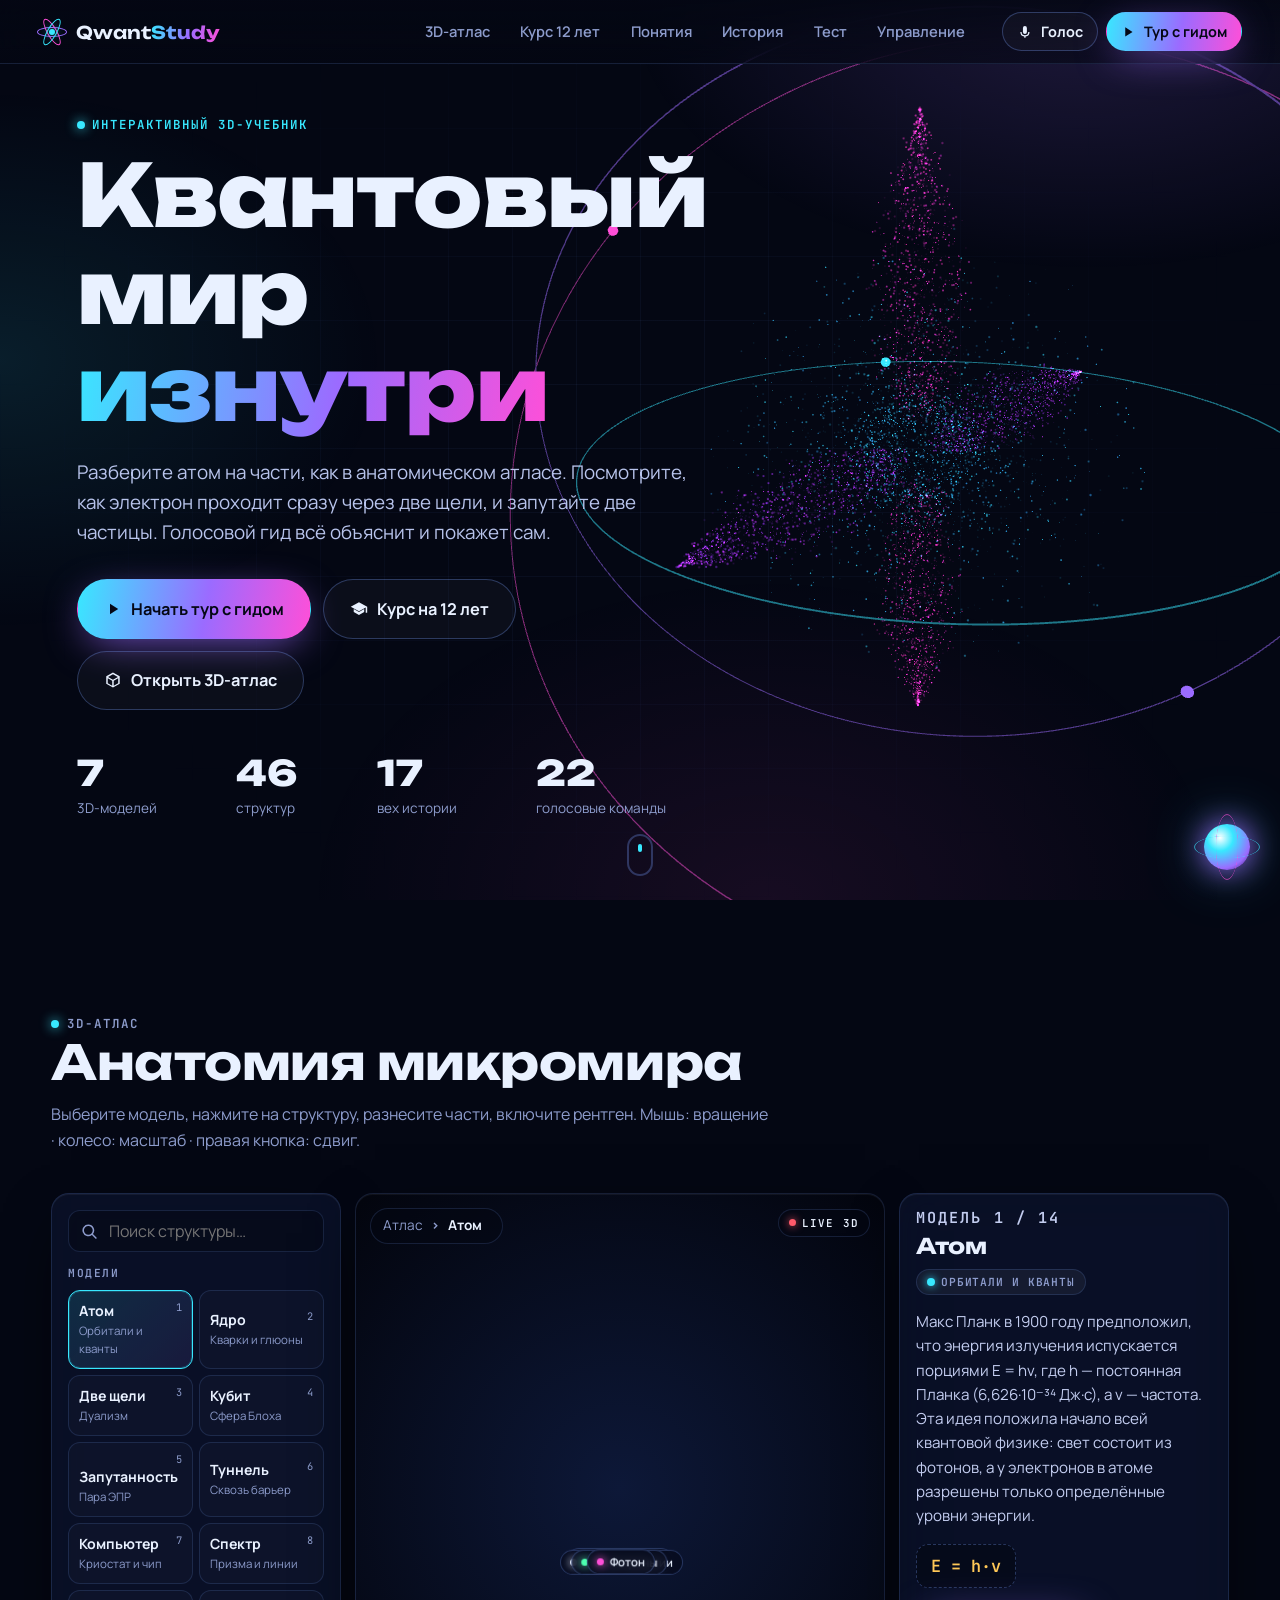
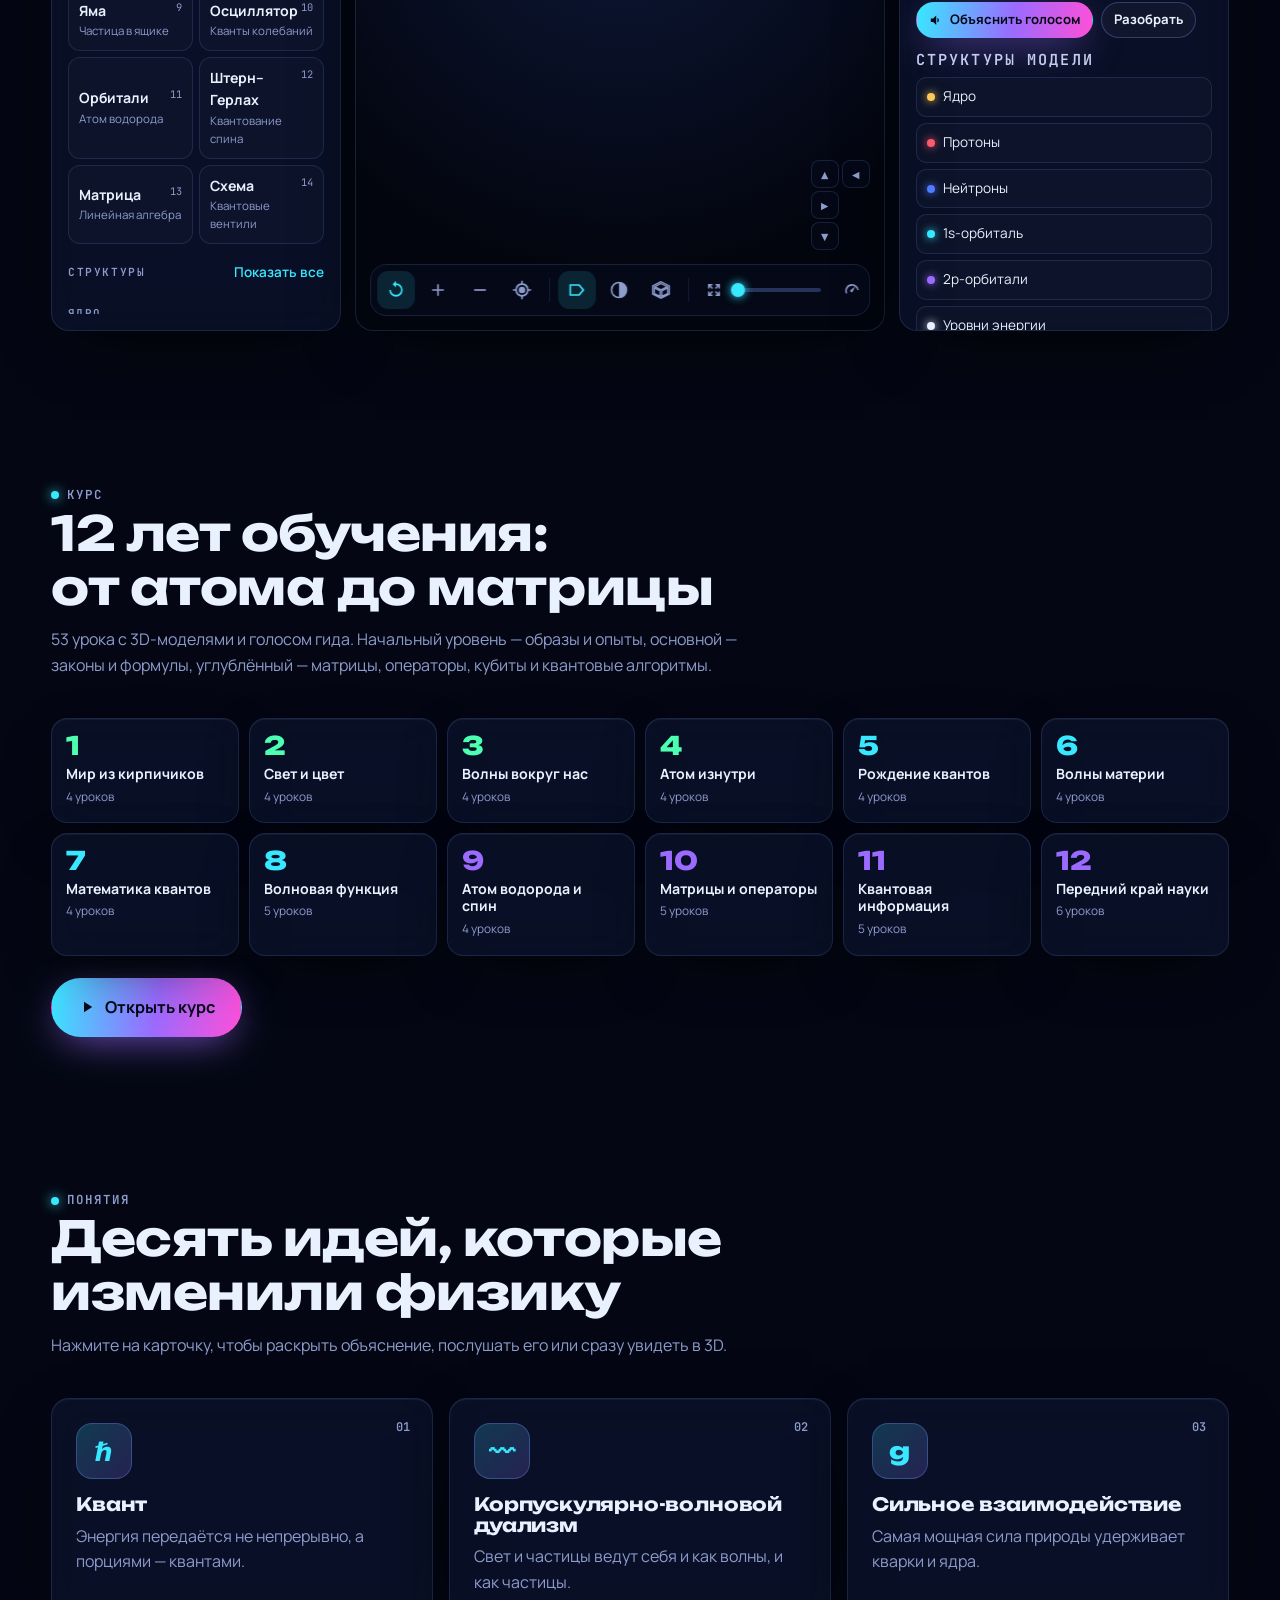
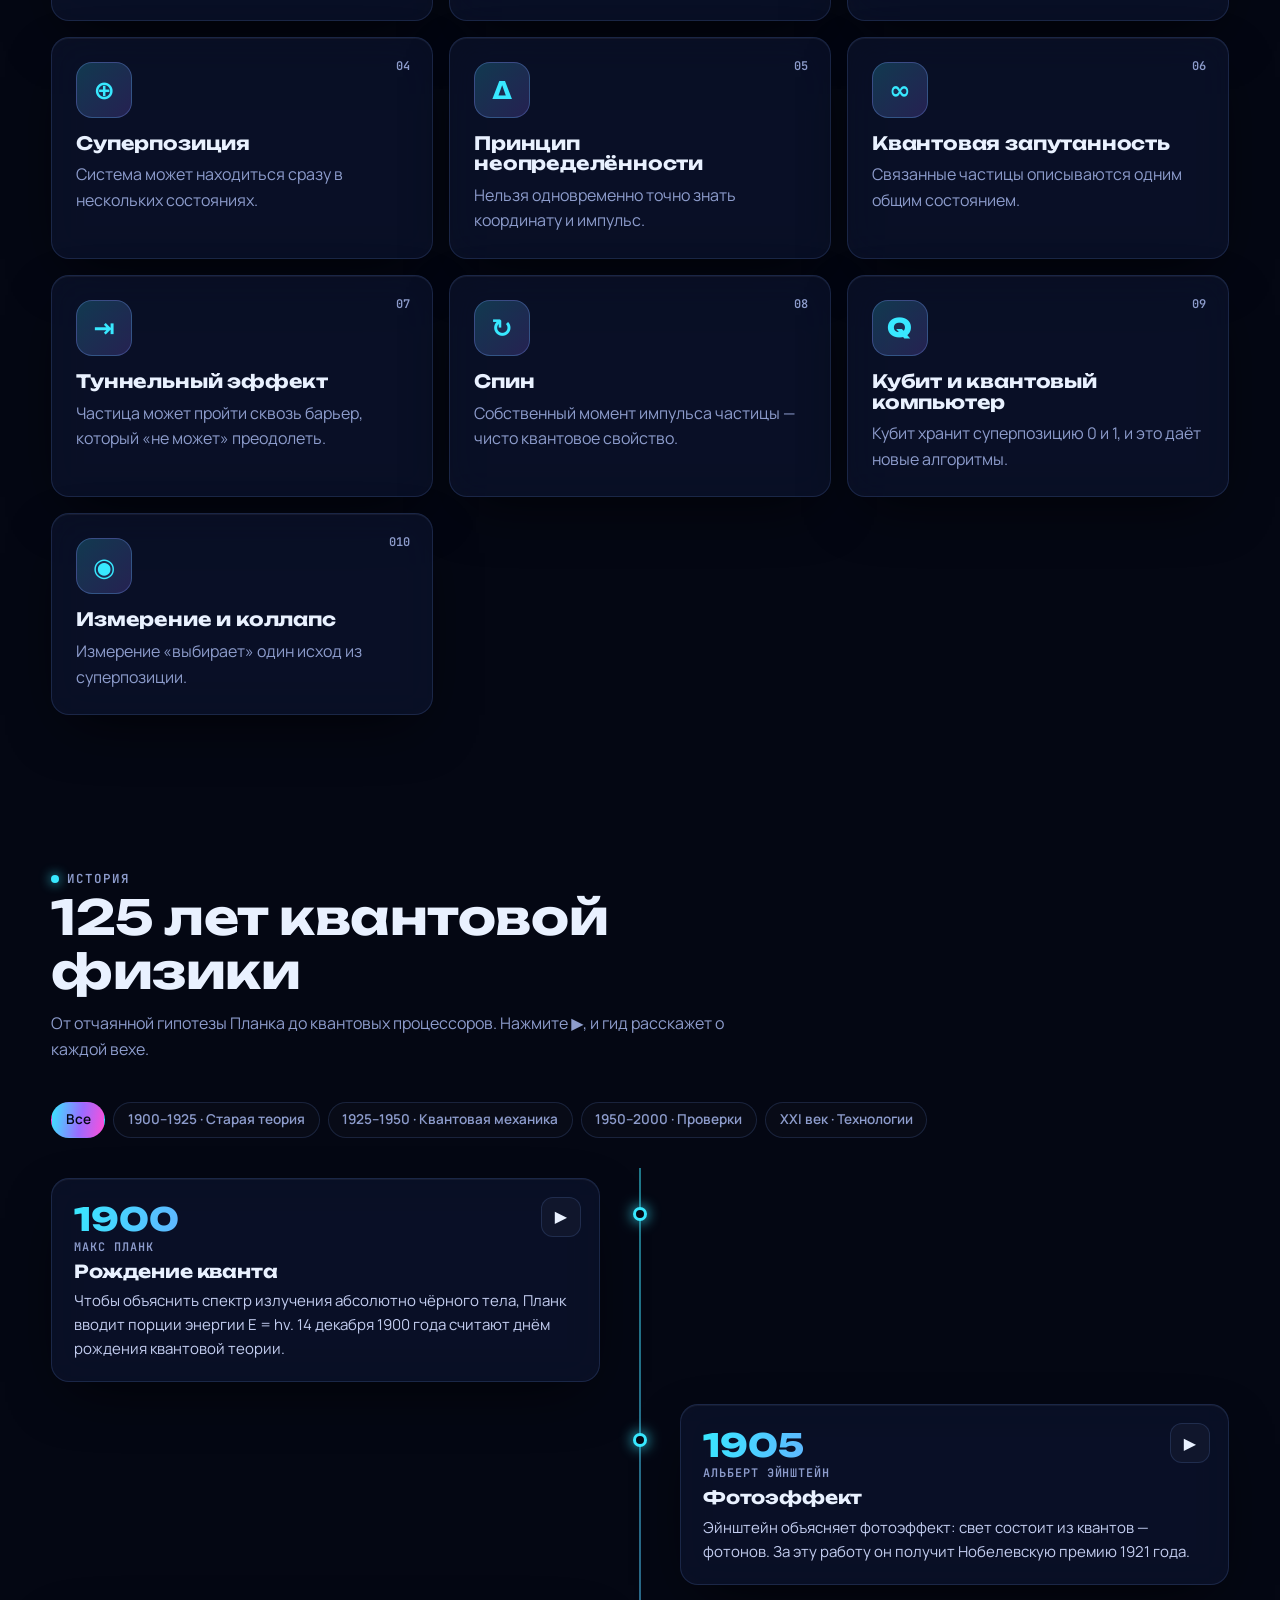
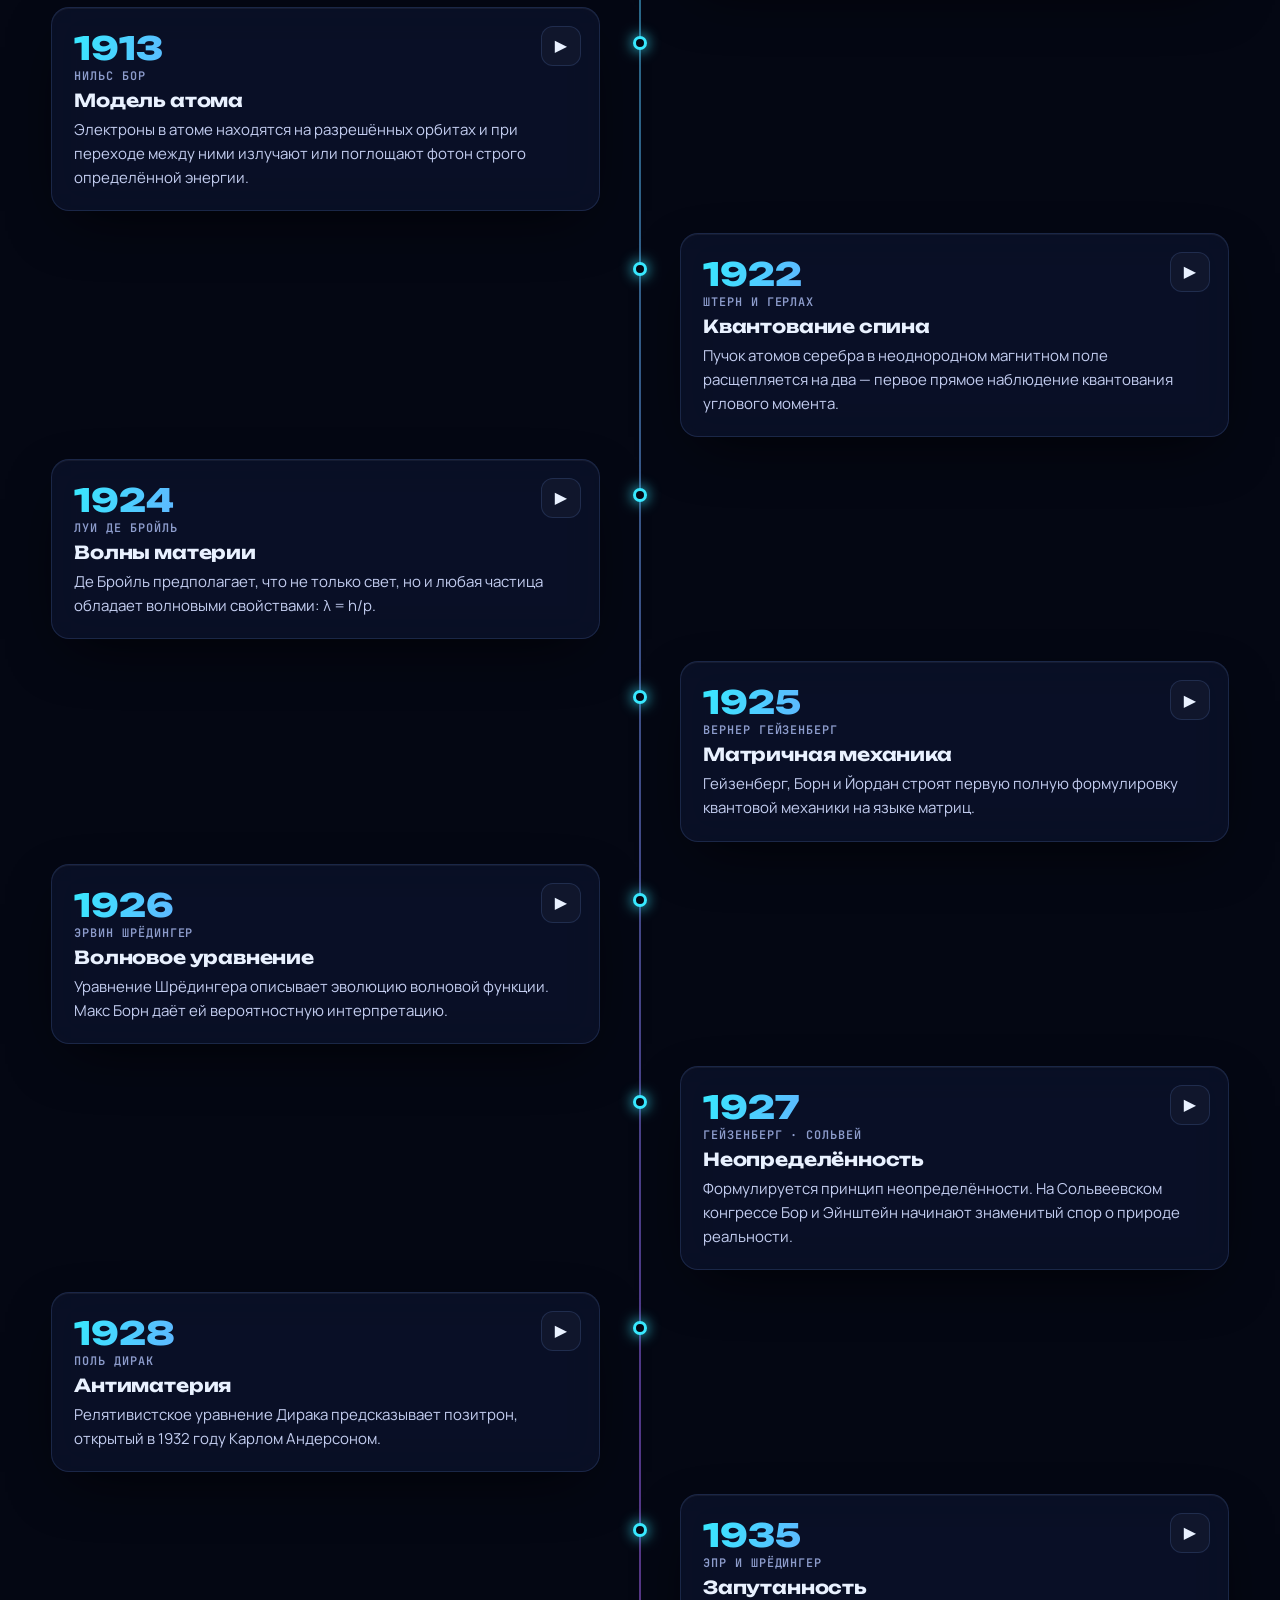
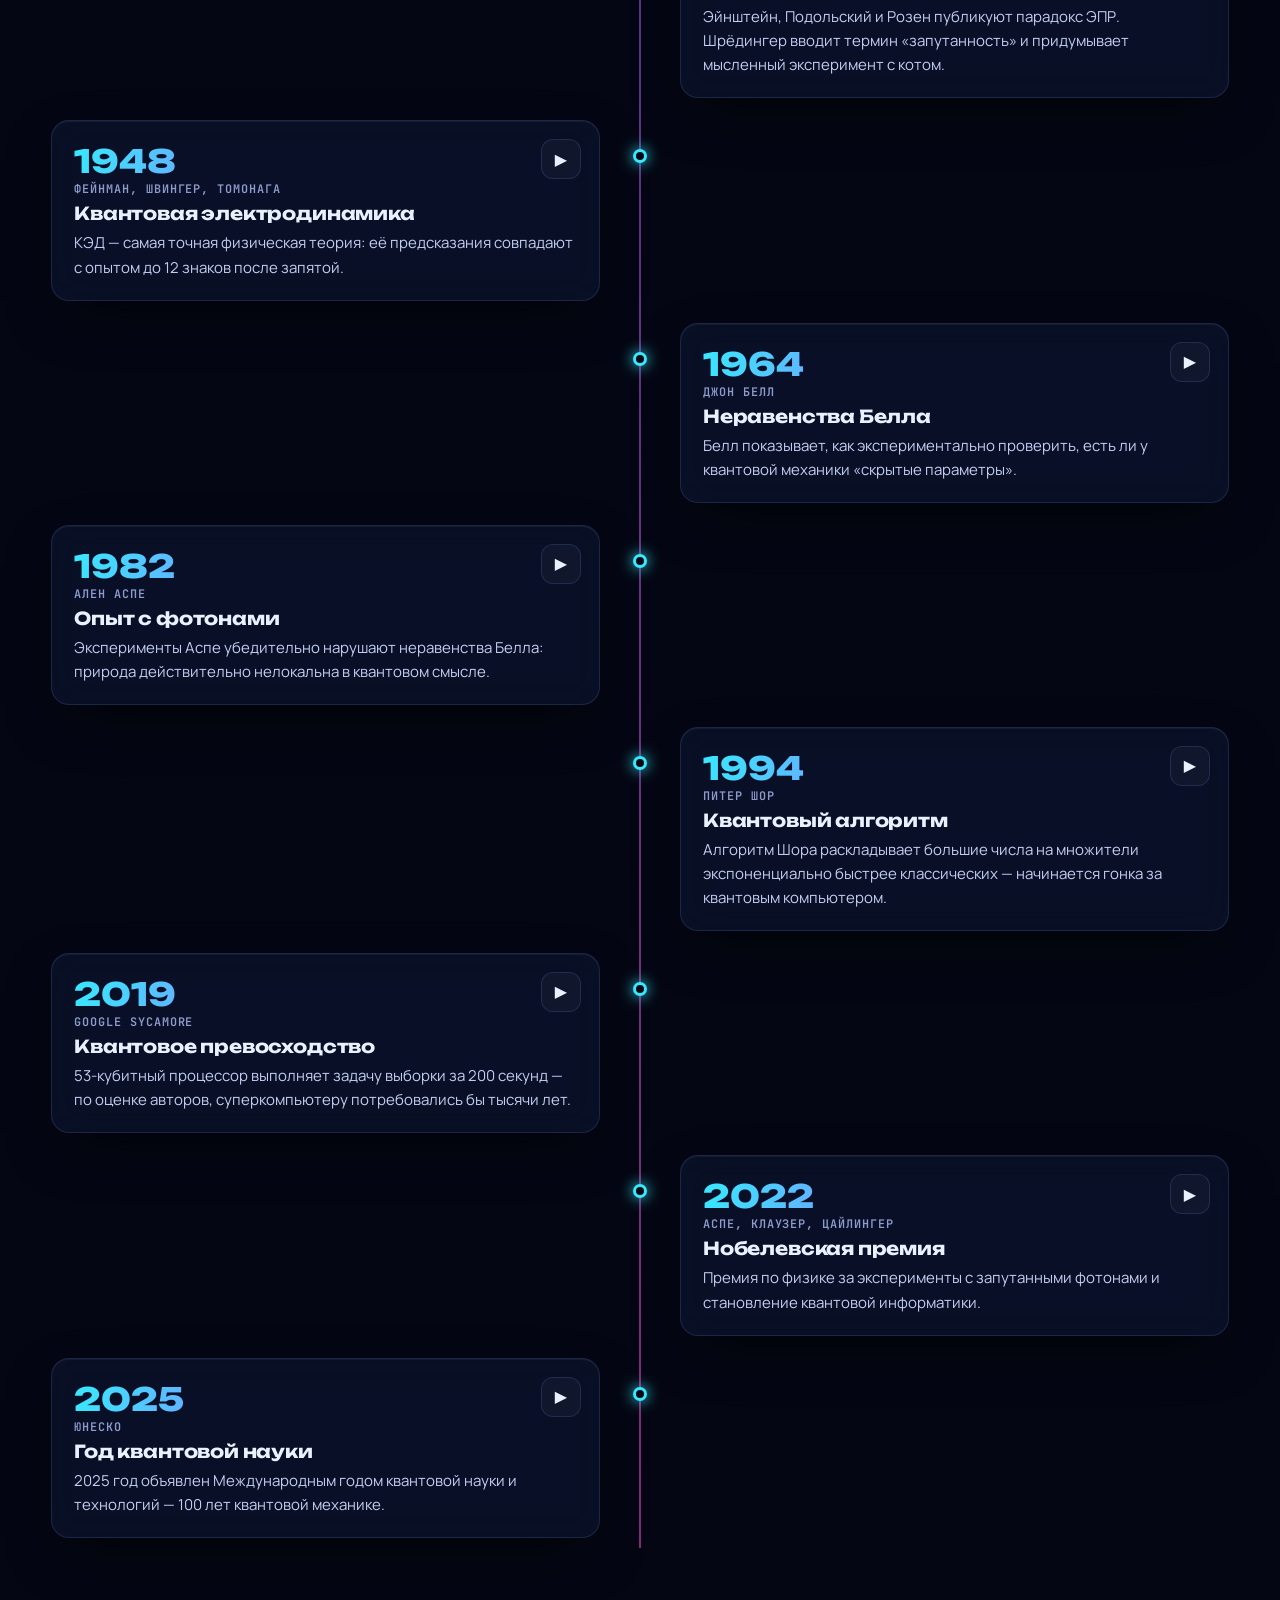
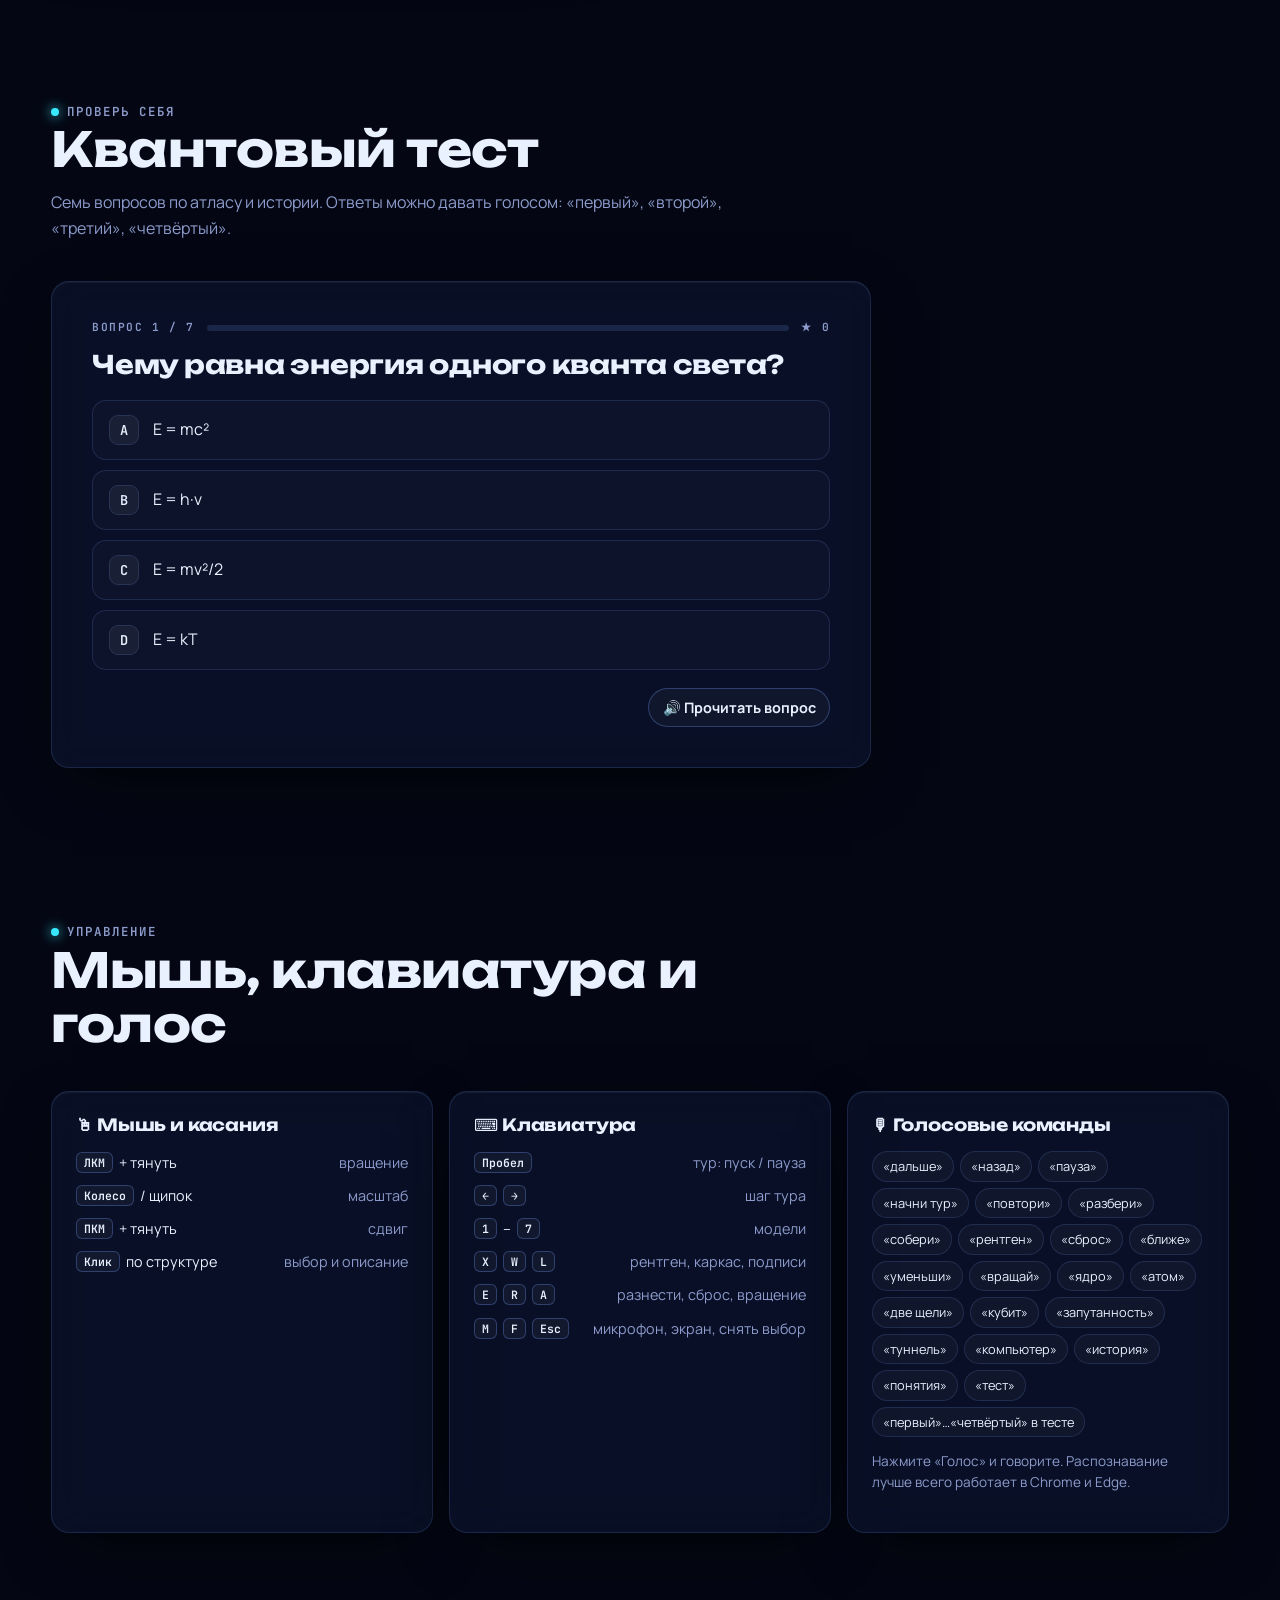
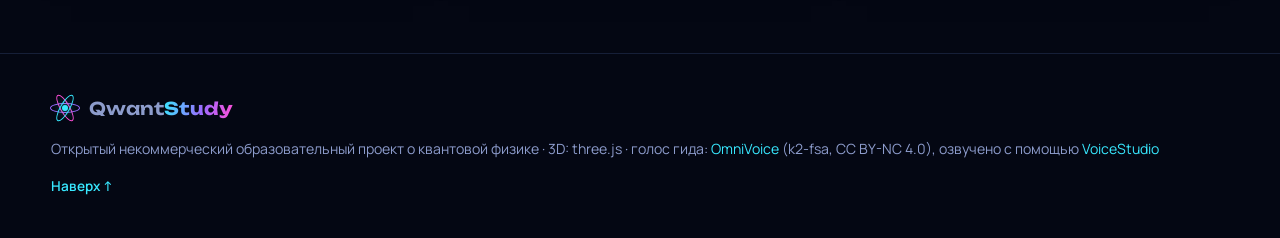
<file: index.html>
<!doctype html>
<html lang="ru">
<head>
  <meta charset="utf-8">
  <meta name="viewport" content="width=device-width, initial-scale=1">
  <title>QwantStudy — квантовая физика в 3D</title>
  <meta name="description" content="Интерактивный 3D-атлас квантовой физики: понятия, история, голосовой гид и голосовое управление.">
  <meta name="theme-color" content="#040713">
  <meta property="og:type" content="website">
  <meta property="og:site_name" content="QwantStudy">
  <meta property="og:locale" content="ru_RU">
  <meta property="og:title" content="QwantStudy — квантовый мир изнутри">
  <meta property="og:description" content="Интерактивный 3D-атлас квантовой физики: от кварков в ядре до квантового компьютера. Голосовой гид, история и тест.">
  <meta property="og:image" content="/og-image.jpg">
  <meta property="og:image:width" content="1200">
  <meta property="og:image:height" content="630">
  <meta property="og:image:alt" content="QwantStudy: светящееся 3D-ядро атома с кварками и надпись «Квантовый мир изнутри»">
  <meta name="twitter:card" content="summary_large_image">
  <meta name="twitter:title" content="QwantStudy — квантовый мир изнутри">
  <meta name="twitter:description" content="Интерактивный 3D-атлас квантовой физики с голосовым гидом.">
  <meta name="twitter:image" content="/og-image.jpg">
  <link rel="icon" href="data:image/svg+xml,<svg xmlns='http://www.w3.org/2000/svg' viewBox='0 0 64 64'><circle cx='32' cy='32' r='6' fill='%2338e8ff'/><ellipse cx='32' cy='32' rx='28' ry='10' fill='none' stroke='%239b6bff' stroke-width='3'/><ellipse cx='32' cy='32' rx='28' ry='10' fill='none' stroke='%23ff4fd8' stroke-width='3' transform='rotate(60 32 32)'/><ellipse cx='32' cy='32' rx='28' ry='10' fill='none' stroke='%2338e8ff' stroke-width='3' transform='rotate(-60 32 32)'/></svg>">
  <link rel="preconnect" href="https://fonts.googleapis.com">
  <link rel="preconnect" href="https://fonts.gstatic.com" crossorigin>
  <link href="https://fonts.googleapis.com/css2?family=Unbounded:wght@400;600;800&family=Manrope:wght@400;500;600;700&family=JetBrains+Mono:wght@400;600&display=swap" rel="stylesheet">
  <link rel="stylesheet" href="css/style.css">
  <link rel="stylesheet" href="css/course.css">
  <script type="importmap">
  {
    "imports": {
      "three": "./lib/three/build/three.module.js",
      "three/addons/": "./lib/three/examples/jsm/"
    }
  }
  </script>
</head>
<body>
  <div class="bg-grid" aria-hidden="true"></div>

  <header class="topbar" id="top">
    <a href="#hero" class="logo" aria-label="QwantStudy — на главную">
      <span class="logo-mark"><i></i><i></i><i></i></span>
      <span>Qwant<b>Study</b></span>
    </a>
    <nav class="nav" id="nav">
      <a href="#atlas">3D-атлас</a>
      <a href="course.html">Курс 12 лет</a>
      <a href="#concepts">Понятия</a>
      <a href="#history">История</a>
      <a href="#quiz">Тест</a>
      <a href="#controls">Управление</a>
    </nav>
    <div class="top-actions">
      <button class="btn ghost small" id="mic-top" title="Голосовые команды (M)"><svg viewBox="0 0 24 24"><path d="M12 15a3 3 0 0 0 3-3V6a3 3 0 1 0-6 0v6a3 3 0 0 0 3 3Zm5-3a5 5 0 0 1-10 0H5a7 7 0 0 0 6 6.9V21h2v-2.1A7 7 0 0 0 19 12h-2Z"/></svg><span>Голос</span></button>
      <button class="btn primary small" id="tour-top"><svg viewBox="0 0 24 24"><path d="M8 5v14l11-7z"/></svg><span>Тур с гидом</span></button>
      <button class="burger" id="burger" aria-label="Меню"><i></i><i></i></button>
    </div>
  </header>

  <!-- ───────────── HERO ───────────── -->
  <section class="hero" id="hero">
    <canvas id="hero-canvas"></canvas>
    <div class="hero-inner">
      <p class="kicker"><span class="dot"></span> Интерактивный 3D-учебник</p>
      <h1>Квантовый мир<br><span class="grad">изнутри</span></h1>
      <p class="lead">Разберите атом на части, как в анатомическом атласе. Посмотрите, как электрон проходит сразу через две щели, и запутайте две частицы. Голосовой гид всё объяснит и покажет сам.</p>
      <div class="hero-cta">
        <button class="btn primary big" id="tour-hero"><svg viewBox="0 0 24 24"><path d="M8 5v14l11-7z"/></svg>Начать тур с гидом</button>
        <a class="btn ghost big" href="course.html"><svg viewBox="0 0 24 24"><path d="M12 3 1 9l11 6 9-4.9V17h2V9L12 3Zm-7 9.2V16l7 4 7-4v-3.8L12 16l-7-3.8Z"/></svg>Курс на 12 лет</a>
        <a class="btn ghost big" href="#atlas"><svg viewBox="0 0 24 24"><path d="M12 2 3 7v10l9 5 9-5V7l-9-5Zm0 2.3 6.6 3.7L12 11.7 5.4 8 12 4.3ZM5 9.7l6 3.4v6.6l-6-3.4V9.7Zm8 10v-6.6l6-3.4v6.6l-6 3.4Z"/></svg>Открыть 3D-атлас</a>
      </div>
      <ul class="stats">
        <li><b data-count="7">0</b><span>3D-моделей</span></li>
        <li><b data-count="46">0</b><span>структур</span></li>
        <li><b data-count="17">0</b><span>вех истории</span></li>
        <li><b data-count="22">0</b><span>голосовые команды</span></li>
      </ul>
    </div>
    <a href="#atlas" class="scroll-hint" aria-label="Вниз"><span></span></a>
  </section>

  <!-- ───────────── АТЛАС ───────────── -->
  <section class="section atlas-section" id="atlas">
    <div class="section-head">
      <p class="kicker"><span class="dot"></span> 3D-атлас</p>
      <h2>Анатомия микромира</h2>
      <p>Выберите модель, нажмите на структуру, разнесите части, включите рентген. Мышь: вращение · колесо: масштаб · правая кнопка: сдвиг.</p>
    </div>

    <div class="atlas" id="atlas-app">
      <aside class="panel sidebar">
        <div class="search">
          <svg viewBox="0 0 24 24"><path d="M10 2a8 8 0 0 1 6.3 12.9l5.4 5.4-1.4 1.4-5.4-5.4A8 8 0 1 1 10 2Zm0 2a6 6 0 1 0 0 12 6 6 0 0 0 0-12Z"/></svg>
          <input id="search" type="search" placeholder="Поиск структуры…" autocomplete="off">
        </div>
        <p class="panel-label">Модели</p>
        <div class="scene-list" id="scene-list"></div>
        <div class="parts-head">
          <p class="panel-label">Структуры</p>
          <button class="link-btn" id="show-all">Показать все</button>
        </div>
        <div class="parts" id="parts"></div>
      </aside>

      <div class="viewport-wrap" id="viewport-wrap">
        <div id="viewport" class="viewport"></div>
        <div class="vp-top">
          <div class="crumbs"><span>Атлас</span><b id="crumb-scene">Атом</b><em id="crumb-part"></em></div>
          <div class="vp-badges"><span class="badge live"><i></i>LIVE 3D</span></div>
        </div>
        <div class="tooltip" id="tooltip"></div>
        <div class="loading" id="loading"><div class="spinner"></div><p id="loading-text">Собираем частицы…</p></div>

        <div class="toolbar" id="toolbar">
          <button data-act="rotate" class="tool on" title="Автовращение (A)"><svg viewBox="0 0 24 24"><path d="M12 4V1L8 5l4 4V6a6 6 0 1 1-6 6H4a8 8 0 1 0 8-8Z"/></svg></button>
          <button data-act="zoomIn" class="tool" title="Приблизить (+)"><svg viewBox="0 0 24 24"><path d="M11 5h2v6h6v2h-6v6h-2v-6H5v-2h6z"/></svg></button>
          <button data-act="zoomOut" class="tool" title="Отдалить (−)"><svg viewBox="0 0 24 24"><path d="M5 11h14v2H5z"/></svg></button>
          <button data-act="reset" class="tool" title="Сброс вида (R)"><svg viewBox="0 0 24 24"><path d="M12 8a4 4 0 1 1 0 8 4 4 0 0 1 0-8Zm-8 3H1v2h3a8 8 0 0 0 7 7v3h2v-3a8 8 0 0 0 7-7h3v-2h-3a8 8 0 0 0-7-7V1h-2v3a8 8 0 0 0-7 7Zm8-5a6 6 0 1 1 0 12 6 6 0 0 1 0-12Z"/></svg></button>
          <span class="sep"></span>
          <button data-act="labels" class="tool on" title="Подписи (L)"><svg viewBox="0 0 24 24"><path d="M3 5h12l6 7-6 7H3V5Zm2 2v10h9l4.3-5L14 7H5Z"/></svg></button>
          <button data-act="xray" class="tool" title="Рентген (X)"><svg viewBox="0 0 24 24"><path d="M12 2a10 10 0 1 0 0 20 10 10 0 0 0 0-20Zm0 2v16a8 8 0 0 1 0-16Z"/></svg></button>
          <button data-act="wire" class="tool" title="Каркас (W)"><svg viewBox="0 0 24 24"><path d="M12 2 2 7v10l10 5 10-5V7L12 2Zm0 2.2L19.5 8 12 11.8 4.5 8 12 4.2ZM4 9.6l7 3.5v6.6l-7-3.5V9.6Zm9 10.1v-6.6l7-3.5v6.6l-7 3.5Z" fill="none" stroke="currentColor" stroke-width="1.6"/></svg></button>
          <span class="sep"></span>
          <label class="slider" title="Разнесение частей (E)">
            <svg viewBox="0 0 24 24"><path d="M4 4h6v2H7.4l3.3 3.3-1.4 1.4L6 7.4V10H4V4Zm16 0v6h-2V7.4l-3.3 3.3-1.4-1.4L16.6 6H14V4h6ZM4 20v-6h2v2.6l3.3-3.3 1.4 1.4L7.4 18H10v2H4Zm16 0h-6v-2h2.6l-3.3-3.3 1.4-1.4 3.3 3.3V14h2v6Z"/></svg>
            <input type="range" id="explode" min="0" max="1" step="0.01" value="0">
          </label>
          <label class="slider" title="Скорость анимации">
            <svg viewBox="0 0 24 24"><path d="M12 4a9 9 0 0 0-8 13.1l1.7-1A7 7 0 1 1 19 12h2a9 9 0 0 0-9-8Zm4.2 3.4-5.6 4.2a1.8 1.8 0 1 0 2.5 2.5l3.1-6.7Z"/></svg>
            <input type="range" id="speed" min="0" max="2" step="0.05" value="1">
          </label>
          <span class="sep"></span>
          <button data-act="shot" class="tool" title="Снимок (P)"><svg viewBox="0 0 24 24"><path d="M9 3 7.2 5H4a2 2 0 0 0-2 2v12a2 2 0 0 0 2 2h16a2 2 0 0 0 2-2V7a2 2 0 0 0-2-2h-3.2L15 3H9Zm3 5a5 5 0 1 1 0 10 5 5 0 0 1 0-10Zm0 2a3 3 0 1 0 0 6 3 3 0 0 0 0-6Z"/></svg></button>
          <button data-act="full" class="tool" title="Полный экран (F)"><svg viewBox="0 0 24 24"><path d="M4 4h6v2H6v4H4V4Zm10 0h6v6h-2V6h-4V4ZM4 14h2v4h4v2H4v-6Zm14 0h2v6h-6v-2h4v-4Z"/></svg></button>
        </div>

        <div class="gizmo" aria-hidden="true">
          <button data-orbit="up">▲</button>
          <button data-orbit="left">◀</button><span></span><button data-orbit="right">▶</button>
          <button data-orbit="down">▼</button>
        </div>
      </div>

      <aside class="panel info" id="info">
        <div id="info-body"></div>
      </aside>
    </div>
  </section>

  <!-- ───────────── КУРС ───────────── -->
  <section class="section" id="course-promo">
    <div class="section-head">
      <p class="kicker"><span class="dot"></span> Курс</p>
      <h2>12 лет обучения:<br>от атома до матрицы</h2>
      <p>53 урока с 3D-моделями и голосом гида. Начальный уровень — образы и опыты, основной — законы и формулы, углублённый — матрицы, операторы, кубиты и квантовые алгоритмы.</p>
    </div>
    <div class="promo-years" id="promo-years"></div>
    <a class="btn primary big" href="course.html" style="margin-top:22px"><svg viewBox="0 0 24 24"><path d="M8 5v14l11-7z"/></svg>Открыть курс</a>
  </section>

  <!-- ───────────── ПОНЯТИЯ ───────────── -->
  <section class="section" id="concepts">
    <div class="section-head">
      <p class="kicker"><span class="dot"></span> Понятия</p>
      <h2>Десять идей, которые<br>изменили физику</h2>
      <p>Нажмите на карточку, чтобы раскрыть объяснение, послушать его или сразу увидеть в 3D.</p>
    </div>
    <div class="concepts" id="concept-grid"></div>
  </section>

  <!-- ───────────── ИСТОРИЯ ───────────── -->
  <section class="section" id="history">
    <div class="section-head">
      <p class="kicker"><span class="dot"></span> История</p>
      <h2>125 лет квантовой физики</h2>
      <p>От отчаянной гипотезы Планка до квантовых процессоров. Нажмите ▶, и гид расскажет о каждой вехе.</p>
    </div>
    <div class="era-bar" id="era-bar"></div>
    <div class="timeline" id="timeline"></div>
  </section>

  <!-- ───────────── ТЕСТ ───────────── -->
  <section class="section" id="quiz">
    <div class="section-head">
      <p class="kicker"><span class="dot"></span> Проверь себя</p>
      <h2>Квантовый тест</h2>
      <p>Семь вопросов по атласу и истории. Ответы можно давать голосом: «первый», «второй», «третий», «четвёртый».</p>
    </div>
    <div class="quiz panel" id="quiz-box"></div>
  </section>

  <!-- ───────────── УПРАВЛЕНИЕ ───────────── -->
  <section class="section" id="controls">
    <div class="section-head">
      <p class="kicker"><span class="dot"></span> Управление</p>
      <h2>Мышь, клавиатура и голос</h2>
    </div>
    <div class="controls-grid">
      <div class="panel ctrl-card">
        <h3>🖱 Мышь и касания</h3>
        <ul class="keys">
          <li><kbd>ЛКМ</kbd> + тянуть<span>вращение</span></li>
          <li><kbd>Колесо</kbd> / щипок<span>масштаб</span></li>
          <li><kbd>ПКМ</kbd> + тянуть<span>сдвиг</span></li>
          <li><kbd>Клик</kbd> по структуре<span>выбор и описание</span></li>
        </ul>
      </div>
      <div class="panel ctrl-card">
        <h3>⌨ Клавиатура</h3>
        <ul class="keys">
          <li><kbd>Пробел</kbd><span>тур: пуск / пауза</span></li>
          <li><kbd>←</kbd> <kbd>→</kbd><span>шаг тура</span></li>
          <li><kbd>1</kbd>–<kbd>7</kbd><span>модели</span></li>
          <li><kbd>X</kbd> <kbd>W</kbd> <kbd>L</kbd><span>рентген, каркас, подписи</span></li>
          <li><kbd>E</kbd> <kbd>R</kbd> <kbd>A</kbd><span>разнести, сброс, вращение</span></li>
          <li><kbd>M</kbd> <kbd>F</kbd> <kbd>Esc</kbd><span>микрофон, экран, снять выбор</span></li>
        </ul>
      </div>
      <div class="panel ctrl-card">
        <h3>🎙 Голосовые команды</h3>
        <div class="voice-cmds" id="voice-cmds"></div>
        <p class="muted small" id="sr-note">Нажмите «Голос» и говорите. Распознавание лучше всего работает в Chrome и Edge.</p>
      </div>
    </div>
  </section>

  <footer class="footer">
    <div class="logo"><span class="logo-mark"><i></i><i></i><i></i></span><span>Qwant<b>Study</b></span></div>
    <p>Открытый некоммерческий образовательный проект о квантовой физике · 3D: three.js · голос гида: <a href="https://huggingface.co/k2-fsa/OmniVoice" target="_blank" rel="noopener">OmniVoice</a> (k2-fsa, CC BY-NC 4.0), озвучено с помощью <a href="https://github.com/debpalash/VoiceStudio" target="_blank" rel="noopener">VoiceStudio</a></p>
    <a href="#top" class="link-btn">Наверх ↑</a>
  </footer>

  <!-- ───────────── ГОЛОСОВОЙ ГИД ───────────── -->
  <div class="guide" id="guide" data-open="false">
    <button class="guide-orb" id="guide-orb" aria-label="Открыть голосового гида">
      <span class="orb-core"></span><span class="orb-ring r1"></span><span class="orb-ring r2"></span>
      <span class="orb-wave" id="orb-wave"><i></i><i></i><i></i><i></i><i></i></span>
    </button>
    <div class="guide-panel panel">
      <div class="guide-head">
        <div>
          <p class="panel-label">Голосовой гид · <span id="guide-count">0 / 0</span></p>
          <h4 id="guide-title">Квантовый гид</h4>
        </div>
        <button class="icon-btn" id="guide-close" aria-label="Свернуть">✕</button>
      </div>
      <p class="subtitles" id="subtitles">Нажмите ▶, и я проведу вас по 3D-атласу. Можно управлять голосом: скажите «дальше», «назад» или «пауза».</p>
      <div class="guide-progress" id="guide-progress"></div>
      <div class="guide-controls">
        <button class="icon-btn" id="g-prev" title="Назад (←)"><svg viewBox="0 0 24 24"><path d="M6 6h2v12H6zm3.5 6 8.5 6V6z"/></svg></button>
        <button class="icon-btn play" id="g-play" title="Пуск / пауза (Пробел)"><svg class="i-play" viewBox="0 0 24 24"><path d="M8 5v14l11-7z"/></svg><svg class="i-pause" viewBox="0 0 24 24"><path d="M6 5h4v14H6zm8 0h4v14h-4z"/></svg></button>
        <button class="icon-btn" id="g-next" title="Дальше (→)"><svg viewBox="0 0 24 24"><path d="M16 6h2v12h-2zM6 18l8.5-6L6 6z"/></svg></button>
        <button class="icon-btn" id="g-stop" title="Стоп"><svg viewBox="0 0 24 24"><path d="M6 6h12v12H6z"/></svg></button>
        <button class="icon-btn" id="g-mic" title="Голосовые команды (M)"><svg viewBox="0 0 24 24"><path d="M12 15a3 3 0 0 0 3-3V6a3 3 0 1 0-6 0v6a3 3 0 0 0 3 3Zm5-3a5 5 0 0 1-10 0H5a7 7 0 0 0 6 6.9V21h2v-2.1A7 7 0 0 0 19 12h-2Z"/></svg></button>
        <button class="icon-btn" id="g-mute" title="Звук гида"><svg class="i-on" viewBox="0 0 24 24"><path d="M3 9v6h4l5 5V4L7 9H3Zm13.5 3A4.5 4.5 0 0 0 14 8v8a4.5 4.5 0 0 0 2.5-4ZM14 3.2v2.1a7 7 0 0 1 0 13.4v2.1a9 9 0 0 0 0-17.6Z"/></svg><svg class="i-off" viewBox="0 0 24 24"><path d="M3 9v6h4l5 5V4L7 9H3Zm18.4 3 2-2-1.4-1.4-2 2-2-2-1.4 1.4 2 2-2 2 1.4 1.4 2-2 2 2 1.4-1.4-2-2Z"/></svg></button>
      </div>
      <details class="guide-settings">
        <summary>Настройки голоса</summary>
        <label>Голос <select id="voice-select"></select></label>
        <label>Скорость <input type="range" id="voice-rate" min="0.6" max="1.6" step="0.05" value="1"><output id="rate-out">1.0×</output></label>
        <label class="check"><input type="checkbox" id="auto-advance" checked> Автопереход между шагами</label>
      </details>
      <p class="heard" id="heard"></p>
    </div>
  </div>

  <div class="toast" id="toast"></div>

  <noscript><p class="noscript">Для 3D-атласа и голосового гида включите JavaScript.</p></noscript>
  <div class="fail-banner" id="fail-banner" hidden></div>
  <script>
    // Проверки до загрузки модулей: file://, старый браузер без import maps, нет WebGL.
    (function () {
      var msg = '';
      if (location.protocol === 'file:') msg = 'Сайт открыт как файл (file://), поэтому браузер блокирует 3D-модули. Запустите локальный сервер: <code>python3 -m http.server 8000</code> и откройте <b>http://localhost:8000</b>, или используйте GitHub Pages.';
      else if (!(HTMLScriptElement.supports && HTMLScriptElement.supports('importmap'))) msg = 'Ваш браузер устарел и не поддерживает 3D-модули. Обновите Chrome, Edge, Firefox или Safari (16.4+).';
      else { try { var c = document.createElement('canvas'); if (!(c.getContext('webgl2') || c.getContext('webgl'))) msg = 'В браузере выключен WebGL. Включите аппаратное ускорение в настройках браузера.'; } catch (e) {} }
      window.__qsFail = function (m) {
        var b = document.getElementById('fail-banner'); b.innerHTML = '⚠ ' + m + ' <button onclick="this.parentNode.hidden=true">✕</button>'; b.hidden = false;
        var t = document.getElementById('loading-text'); if (t) t.innerHTML = m;
        var s = document.querySelector('#loading .spinner'); if (s) s.style.display = 'none';
      };
      if (msg) document.addEventListener('DOMContentLoaded', function () { window.__qsFail(msg); });
      // если модули так и не стартовали
      setTimeout(function () { if (!window.__qsReady && !msg) window.__qsFail('3D не загрузилось. Обновите страницу (Ctrl+F5); если не помогло, откройте сайт в Chrome или Edge.'); }, 12000);
    })();
  </script>
  <script type="module" src="js/main.js"></script>
</body>
</html>
</file>
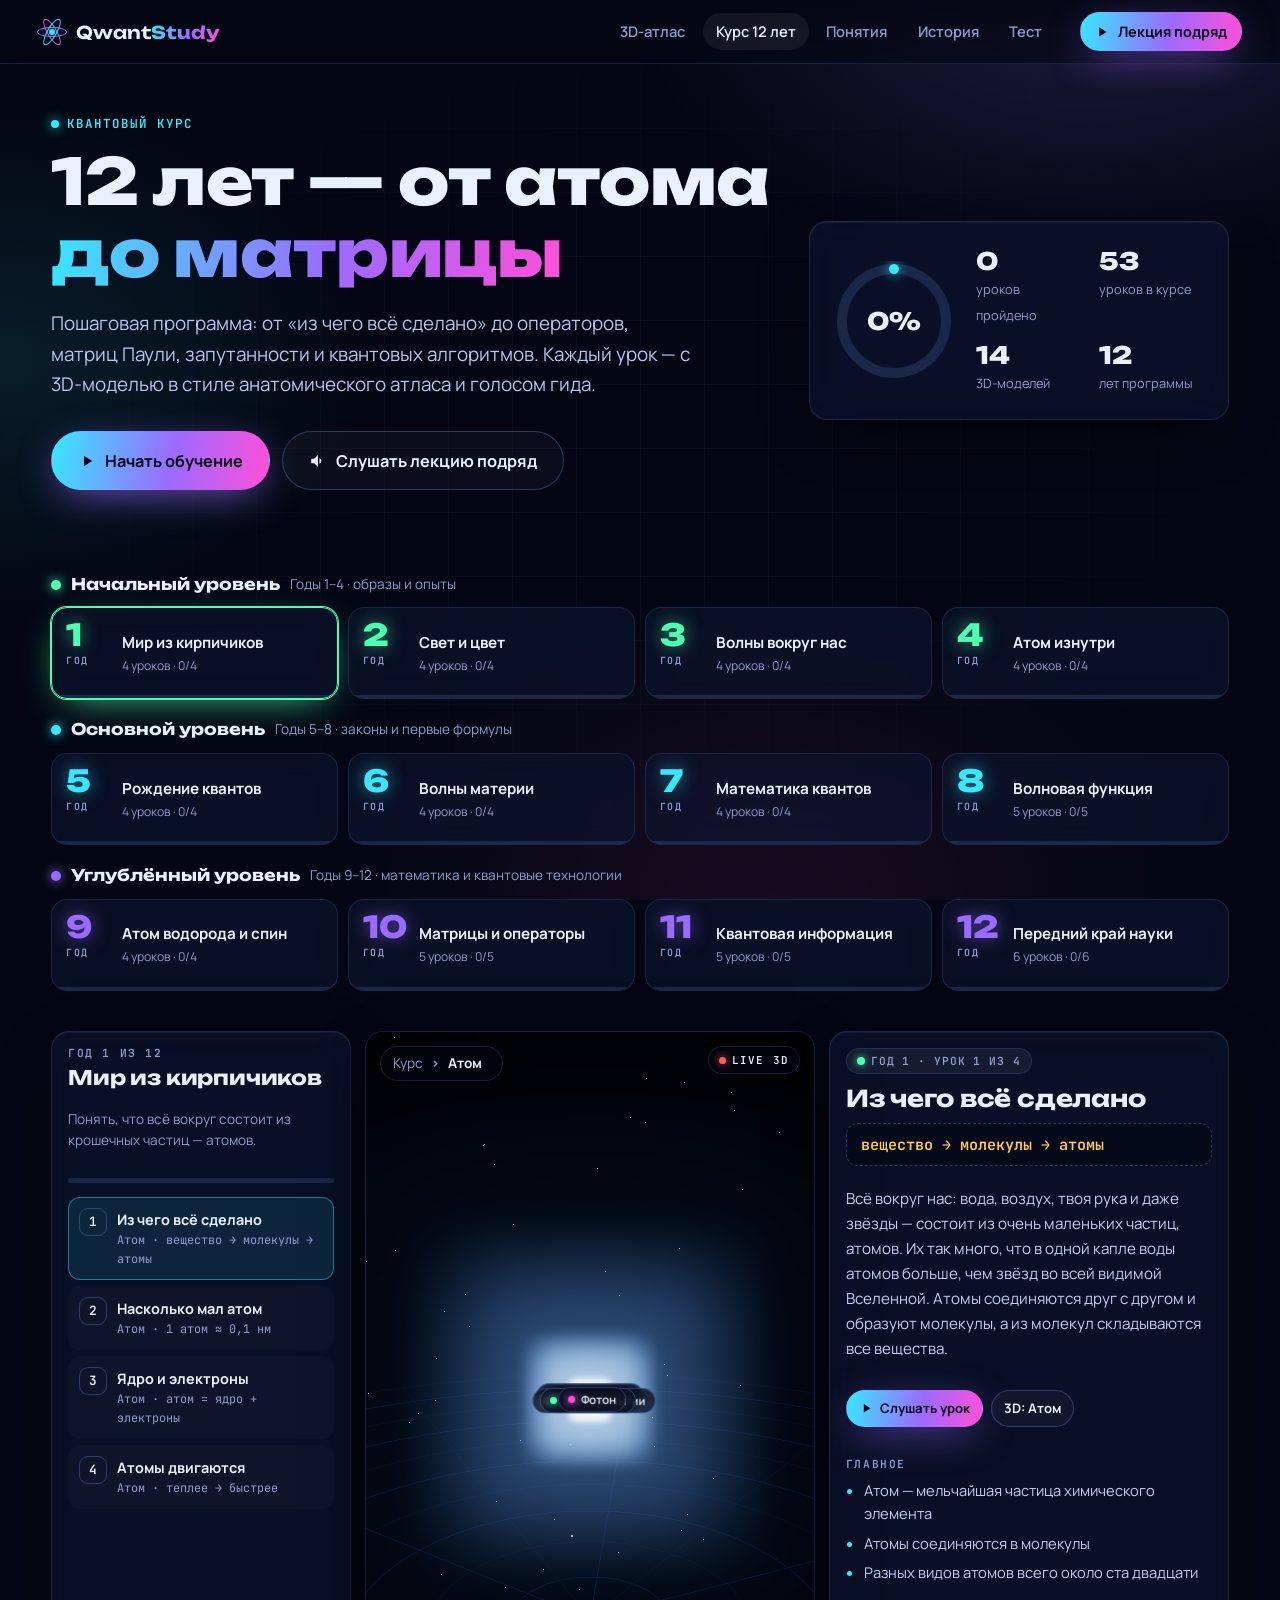
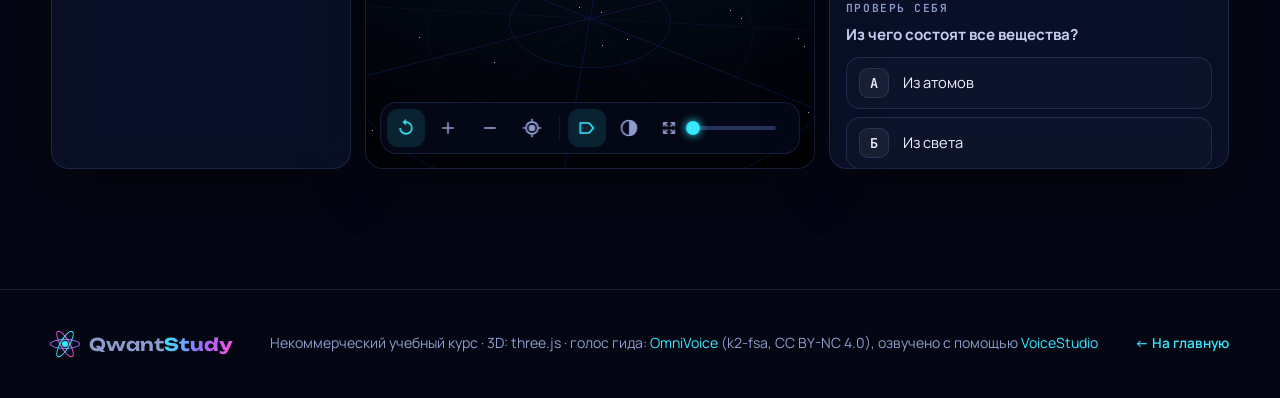
<file: course.html>
<!doctype html>
<html lang="ru">
<head>
  <meta charset="utf-8">
  <meta name="viewport" content="width=device-width, initial-scale=1">
  <title>Курс квантовой физики на 12 лет — QwantStudy</title>
  <meta name="description" content="Курс квантовой физики на 12 лет: от атомов и света до матриц, операторов и квантовых алгоритмов. 3D-модели в стиле анатомического атласа и голосовой гид.">
  <meta name="theme-color" content="#040713">
  <meta property="og:type" content="website">
  <meta property="og:site_name" content="QwantStudy">
  <meta property="og:title" content="QwantStudy — курс квантовой физики на 12 лет">
  <meta property="og:description" content="53 урока с 3D-моделями и голосом: от атомов до матриц Паули и алгоритма Шора.">
  <meta property="og:image" content="/og-image.jpg">
  <meta name="twitter:card" content="summary_large_image">
  <link rel="icon" href="data:image/svg+xml,<svg xmlns='http://www.w3.org/2000/svg' viewBox='0 0 64 64'><circle cx='32' cy='32' r='6' fill='%2338e8ff'/><ellipse cx='32' cy='32' rx='28' ry='10' fill='none' stroke='%239b6bff' stroke-width='3'/><ellipse cx='32' cy='32' rx='28' ry='10' fill='none' stroke='%23ff4fd8' stroke-width='3' transform='rotate(60 32 32)'/><ellipse cx='32' cy='32' rx='28' ry='10' fill='none' stroke='%2338e8ff' stroke-width='3' transform='rotate(-60 32 32)'/></svg>">
  <link rel="preconnect" href="https://fonts.googleapis.com">
  <link rel="preconnect" href="https://fonts.gstatic.com" crossorigin>
  <link href="https://fonts.googleapis.com/css2?family=Unbounded:wght@400;600;800&family=Manrope:wght@400;500;600;700&family=JetBrains+Mono:wght@400;600&display=swap" rel="stylesheet">
  <link rel="stylesheet" href="css/style.css">
  <link rel="stylesheet" href="css/course.css">
  <script type="importmap">
  {
    "imports": {
      "three": "./lib/three/build/three.module.js",
      "three/addons/": "./lib/three/examples/jsm/"
    }
  }
  </script>
</head>
<body class="course-page">
  <div class="bg-grid" aria-hidden="true"></div>

  <header class="topbar" id="top">
    <a href="index.html" class="logo" aria-label="QwantStudy — на главную">
      <span class="logo-mark"><i></i><i></i><i></i></span>
      <span>Qwant<b>Study</b></span>
    </a>
    <nav class="nav" id="nav">
      <a href="index.html#atlas">3D-атлас</a>
      <a href="course.html" class="active">Курс 12 лет</a>
      <a href="index.html#concepts">Понятия</a>
      <a href="index.html#history">История</a>
      <a href="index.html#quiz">Тест</a>
    </nav>
    <div class="top-actions">
      <button class="btn primary small" id="lecture-top"><svg viewBox="0 0 24 24"><path d="M8 5v14l11-7z"/></svg><span>Лекция подряд</span></button>
      <button class="burger" id="burger" aria-label="Меню"><i></i><i></i></button>
    </div>
  </header>

  <section class="course-hero">
    <div class="ch-text">
      <p class="kicker"><span class="dot"></span> Квантовый курс</p>
      <h1>12 лет — от атома<br><span class="grad">до матрицы</span></h1>
      <p class="lead">Пошаговая программа: от «из чего всё сделано» до операторов, матриц Паули, запутанности и квантовых алгоритмов. Каждый урок — с 3D-моделью в стиле анатомического атласа и голосом гида.</p>
      <div class="hero-cta">
        <button class="btn primary big" id="continue"><svg viewBox="0 0 24 24"><path d="M8 5v14l11-7z"/></svg><span>Начать обучение</span></button>
        <button class="btn ghost big" id="lecture"><svg viewBox="0 0 24 24"><path d="M3 9v6h4l5 5V4L7 9H3Zm13.5 3A4.5 4.5 0 0 0 14 8v8a4.5 4.5 0 0 0 2.5-4Z"/></svg>Слушать лекцию подряд</button>
      </div>
    </div>
    <div class="ch-progress panel">
      <div class="ring" id="ring"><svg viewBox="0 0 120 120"><circle cx="60" cy="60" r="52" class="track"/><circle cx="60" cy="60" r="52" class="bar" id="ring-bar"/></svg><b id="ring-pct">0%</b></div>
      <ul class="ch-stats">
        <li><b id="st-done">0</b><span>уроков пройдено</span></li>
        <li><b id="st-total">0</b><span>уроков в курсе</span></li>
        <li><b>14</b><span>3D-моделей</span></li>
        <li><b>12</b><span>лет программы</span></li>
      </ul>
    </div>
  </section>

  <section class="years-wrap">
    <div id="stages"></div>
  </section>

  <section class="course-work" id="work">
    <div class="atlas course-atlas">
      <aside class="panel sidebar">
        <p class="panel-label" id="year-label">Год 1</p>
        <h3 class="year-title" id="year-title"></h3>
        <p class="muted small" id="year-goal"></p>
        <div class="year-bar"><i id="year-bar"></i></div>
        <div class="lessons" id="lessons"></div>
      </aside>

      <div class="viewport-wrap" id="viewport-wrap">
        <div id="viewport" class="viewport"></div>
        <div class="vp-top">
          <div class="crumbs"><span>Курс</span><b id="crumb-scene">—</b><em id="crumb-part"></em></div>
          <div class="vp-badges"><span class="badge live"><i></i>LIVE 3D</span></div>
        </div>
        <div class="loading" id="loading"><div class="spinner"></div><p id="loading-text">Собираем частицы…</p></div>
        <div class="toolbar" id="toolbar">
          <button data-act="rotate" class="tool on" title="Автовращение"><svg viewBox="0 0 24 24"><path d="M12 4V1L8 5l4 4V6a6 6 0 1 1-6 6H4a8 8 0 1 0 8-8Z"/></svg></button>
          <button data-act="zoomIn" class="tool" title="Приблизить"><svg viewBox="0 0 24 24"><path d="M11 5h2v6h6v2h-6v6h-2v-6H5v-2h6z"/></svg></button>
          <button data-act="zoomOut" class="tool" title="Отдалить"><svg viewBox="0 0 24 24"><path d="M5 11h14v2H5z"/></svg></button>
          <button data-act="reset" class="tool" title="Сброс вида"><svg viewBox="0 0 24 24"><path d="M12 8a4 4 0 1 1 0 8 4 4 0 0 1 0-8Zm-8 3H1v2h3a8 8 0 0 0 7 7v3h2v-3a8 8 0 0 0 7-7h3v-2h-3a8 8 0 0 0-7-7V1h-2v3a8 8 0 0 0-7 7Zm8-5a6 6 0 1 1 0 12 6 6 0 0 1 0-12Z"/></svg></button>
          <span class="sep"></span>
          <button data-act="labels" class="tool on" title="Подписи"><svg viewBox="0 0 24 24"><path d="M3 5h12l6 7-6 7H3V5Zm2 2v10h9l4.3-5L14 7H5Z"/></svg></button>
          <button data-act="xray" class="tool" title="Рентген"><svg viewBox="0 0 24 24"><path d="M12 2a10 10 0 1 0 0 20 10 10 0 0 0 0-20Zm0 2v16a8 8 0 0 1 0-16Z"/></svg></button>
          <label class="slider" title="Разнесение частей">
            <svg viewBox="0 0 24 24"><path d="M4 4h6v2H7.4l3.3 3.3-1.4 1.4L6 7.4V10H4V4Zm16 0v6h-2V7.4l-3.3 3.3-1.4-1.4L16.6 6H14V4h6ZM4 20v-6h2v2.6l3.3-3.3 1.4 1.4L7.4 18H10v2H4Zm16 0h-6v-2h2.6l-3.3-3.3 1.4-1.4 3.3 3.3V14h2v6Z"/></svg>
            <input type="range" id="explode" min="0" max="1" step="0.01" value="0">
          </label>
          <button data-act="full" class="tool" title="Полный экран"><svg viewBox="0 0 24 24"><path d="M4 4h6v2H6v4H4V4Zm10 0h6v6h-2V6h-4V4ZM4 14h2v4h4v2H4v-6Zm14 0h2v6h-6v-2h4v-4Z"/></svg></button>
        </div>
      </div>

      <article class="panel info lesson" id="lesson"></article>
    </div>
  </section>

  <footer class="footer">
    <div class="logo"><span class="logo-mark"><i></i><i></i><i></i></span><span>Qwant<b>Study</b></span></div>
    <p>Некоммерческий учебный курс · 3D: three.js · голос гида: <a href="https://huggingface.co/k2-fsa/OmniVoice" target="_blank" rel="noopener">OmniVoice</a> (k2-fsa, CC BY-NC 4.0), озвучено с помощью <a href="https://github.com/debpalash/VoiceStudio" target="_blank" rel="noopener">VoiceStudio</a></p>
    <a href="index.html" class="link-btn">← На главную</a>
  </footer>

  <div class="toast" id="toast"></div>
  <div class="fail-banner" id="fail-banner" hidden></div>
  <script>
    (function () {
      var msg = '';
      if (location.protocol === 'file:') msg = 'Сайт открыт как файл (file://), поэтому браузер блокирует 3D-модули. Запустите локальный сервер: <code>python3 -m http.server 8000</code> и откройте <b>http://localhost:8000/course.html</b>.';
      else if (!(HTMLScriptElement.supports && HTMLScriptElement.supports('importmap'))) msg = 'Ваш браузер устарел и не поддерживает 3D-модули. Обновите браузер.';
      window.__qsFail = function (m) {
        var b = document.getElementById('fail-banner'); b.innerHTML = '⚠ ' + m + ' <button onclick="this.parentNode.hidden=true">✕</button>'; b.hidden = false;
        var t = document.getElementById('loading-text'); if (t) t.innerHTML = m;
      };
      if (msg) document.addEventListener('DOMContentLoaded', function () { window.__qsFail(msg); });
    })();
  </script>
  <script type="module" src="js/course.js"></script>
</body>
</html>
</file>
<file: css/style.css>
/* QwantStudy — тёмная неоновая тема «квантовой лаборатории» */
:root {
  --bg: #040713;
  --bg-2: #070c1f;
  --panel: rgba(14, 22, 48, 0.62);
  --panel-solid: #0c1430;
  --line: rgba(120, 160, 255, 0.16);
  --line-2: rgba(120, 160, 255, 0.3);
  --text: #e9f1ff;
  --muted: #8d9ccc;
  --cyan: #38e8ff;
  --violet: #9b6bff;
  --pink: #ff4fd8;
  --gold: #ffc857;
  --green: #4dffb0;
  --grad: linear-gradient(100deg, var(--cyan), var(--violet) 55%, var(--pink));
  --radius: 18px;
  --shadow: 0 20px 60px -20px rgba(0, 0, 0, 0.8), inset 0 1px 0 rgba(255, 255, 255, 0.05);
  --f-display: 'Unbounded', system-ui, sans-serif;
  --f-body: 'Manrope', system-ui, sans-serif;
  --f-mono: 'JetBrains Mono', ui-monospace, monospace;
  color-scheme: dark;
}
*, *::before, *::after { box-sizing: border-box; }
html { scroll-behavior: smooth; scroll-padding-top: 76px; overflow-x: hidden; overflow-x: clip; max-width: 100%; }
body {
  margin: 0; background: var(--bg); color: var(--text); max-width: 100%; position: relative;
  font: 16px/1.6 var(--f-body); -webkit-font-smoothing: antialiased; overflow-x: hidden; overflow-x: clip;
  -webkit-text-size-adjust: 100%; overscroll-behavior-x: none;
}
body::before {
  content: ''; position: fixed; inset: 0; z-index: -2; pointer-events: none;
  background:
    radial-gradient(60vw 50vh at 85% 0%, rgba(155, 107, 255, 0.18), transparent 60%),
    radial-gradient(50vw 50vh at 0% 40%, rgba(56, 232, 255, 0.10), transparent 60%),
    radial-gradient(60vw 60vh at 60% 100%, rgba(255, 79, 216, 0.08), transparent 60%);
}
.bg-grid {
  position: fixed; inset: 0; z-index: -1; pointer-events: none; opacity: 0.35;
  background-image: linear-gradient(var(--line) 1px, transparent 1px), linear-gradient(90deg, var(--line) 1px, transparent 1px);
  background-size: 64px 64px;
  mask-image: radial-gradient(ellipse at center, #000 20%, transparent 75%);
}
a { color: inherit; text-decoration: none; }
svg { width: 1.1em; height: 1.1em; fill: currentColor; flex: none; }
button { font: inherit; color: inherit; cursor: pointer; }
h1, h2, h3, h4 { font-family: var(--f-display); margin: 0; line-height: 1.12; letter-spacing: -0.01em; }
.grad { background: var(--grad); -webkit-background-clip: text; background-clip: text; color: transparent; }
.muted { color: var(--muted); }
.small { font-size: 0.85rem; }
:focus-visible { outline: 2px solid var(--cyan); outline-offset: 2px; border-radius: 8px; }

/* ─── кнопки ─── */
.btn {
  display: inline-flex; align-items: center; gap: 0.55em; border: 1px solid var(--line-2);
  border-radius: 999px; padding: 0.65em 1.2em; font-weight: 700; background: rgba(255, 255, 255, 0.03);
  transition: transform .2s, box-shadow .2s, background .2s, border-color .2s; white-space: nowrap;
}
.btn:hover { transform: translateY(-2px); border-color: var(--cyan); }
.btn.primary { background: var(--grad); border-color: transparent; color: #050816; box-shadow: 0 10px 40px -10px rgba(155, 107, 255, 0.8); }
.btn.primary:hover { box-shadow: 0 14px 50px -8px rgba(56, 232, 255, 0.8); }
.btn.small { padding: 0.5em 0.95em; font-size: 0.9rem; }
.btn.big { padding: 0.95em 1.6em; font-size: 1.02rem; }
.btn.on { border-color: var(--green); color: var(--green); box-shadow: 0 0 0 4px rgba(77, 255, 176, 0.12); }
.link-btn { background: none; border: 0; color: var(--cyan); font-weight: 600; font-size: 0.85rem; padding: 0; }
.link-btn:hover { text-decoration: underline; }
.icon-btn {
  display: grid; place-items: center; width: 40px; height: 40px; border-radius: 12px;
  border: 1px solid var(--line); background: rgba(255, 255, 255, 0.03); transition: .2s;
}
.icon-btn:hover { border-color: var(--cyan); color: var(--cyan); }
.icon-btn.on { color: var(--green); border-color: var(--green); background: rgba(77, 255, 176, .08); }

.panel {
  background: var(--panel); border: 1px solid var(--line); border-radius: var(--radius);
  backdrop-filter: blur(18px) saturate(140%); -webkit-backdrop-filter: blur(18px) saturate(140%); box-shadow: var(--shadow);
}
.panel-label { margin: 0; font: 600 0.7rem/1 var(--f-mono); letter-spacing: 0.14em; text-transform: uppercase; color: var(--muted); }
.kicker { display: inline-flex; align-items: center; gap: .6em; margin: 0 0 1rem; font: 600 .78rem/1 var(--f-mono); letter-spacing: .16em; text-transform: uppercase; color: var(--cyan); }
.dot { width: 8px; height: 8px; border-radius: 50%; background: var(--cyan); box-shadow: 0 0 12px var(--cyan); animation: pulse 2s infinite; }
@keyframes pulse { 50% { opacity: .35; } }

/* ─── шапка ─── */
.topbar {
  position: fixed; top: 0; left: 0; right: 0; z-index: 50; height: 64px;
  display: flex; align-items: center; gap: 24px; padding: 0 clamp(16px, 3vw, 40px);
  background: linear-gradient(to bottom, rgba(4, 7, 19, .9), rgba(4, 7, 19, .6));
  backdrop-filter: blur(14px); border-bottom: 1px solid var(--line);
}
.logo { display: flex; align-items: center; gap: 10px; font: 600 1.1rem var(--f-display); }
.logo b { background: var(--grad); -webkit-background-clip: text; background-clip: text; color: transparent; }
.logo-mark { position: relative; width: 28px; height: 28px; }
.logo-mark::after { content: ''; position: absolute; inset: 11px; border-radius: 50%; background: var(--cyan); box-shadow: 0 0 10px var(--cyan); }
.logo-mark i { position: absolute; inset: 9px -1px; border: 1.6px solid var(--violet); border-radius: 50%; animation: spin 8s linear infinite; }
.logo-mark i:nth-child(2) { transform: rotate(60deg); border-color: var(--pink); animation-duration: 10s; }
.logo-mark i:nth-child(3) { transform: rotate(-60deg); border-color: var(--cyan); animation-duration: 12s; }
@keyframes spin { to { rotate: 360deg; } }
.nav { display: flex; gap: 4px; margin-left: auto; }
.nav a { padding: .45em .9em; border-radius: 999px; color: var(--muted); font-weight: 600; font-size: .92rem; transition: .2s; }
.nav a:hover, .nav a.active { color: var(--text); background: rgba(255, 255, 255, .06); }
.top-actions { display: flex; gap: 8px; align-items: center; }
.burger { display: none; width: 40px; height: 40px; border: 1px solid var(--line); border-radius: 12px; background: none; position: relative; }
.burger i { position: absolute; left: 11px; right: 11px; height: 2px; background: var(--text); transition: .3s; }
.burger i:first-child { top: 15px; } .burger i:last-child { bottom: 15px; }

/* ─── hero ─── */
.hero { position: relative; min-height: 100vh; min-height: 100svh; display: flex; align-items: center; padding: 96px clamp(16px, 6vw, 96px) 64px; overflow: hidden; }
#hero-canvas { position: absolute; inset: 0; width: 100%; height: 100%; }
.hero-inner { position: relative; max-width: 640px; }
.hero h1 { font-size: clamp(2.6rem, 7vw, 5.4rem); font-weight: 800; margin-bottom: 1.2rem; }
.lead { font-size: clamp(1rem, 1.6vw, 1.18rem); color: #b8c4ec; max-width: 54ch; }
.hero-cta { display: flex; flex-wrap: wrap; gap: 12px; margin: 2rem 0 2.6rem; }
.stats { display: grid; grid-template-columns: repeat(4, auto); gap: 28px; list-style: none; padding: 0; margin: 0; }
.stats b { display: block; font: 800 clamp(1.6rem, 3vw, 2.2rem) var(--f-display); }
.stats span { color: var(--muted); font-size: .85rem; }
.scroll-hint { position: absolute; bottom: 24px; left: 50%; translate: -50% 0; width: 26px; height: 42px; border: 2px solid var(--line-2); border-radius: 14px; }
.scroll-hint span { position: absolute; left: 50%; top: 8px; width: 4px; height: 8px; margin-left: -2px; border-radius: 2px; background: var(--cyan); animation: scroll 1.8s infinite; }
@keyframes scroll { 70% { transform: translateY(14px); opacity: 0; } }

/* ─── секции ─── */
.section { padding: 110px clamp(16px, 4vw, 56px) 40px; max-width: 1480px; margin: 0 auto; }
.section-head { max-width: 720px; margin-bottom: 40px; }
.section-head h2 { font-size: clamp(1.9rem, 4vw, 3rem); margin-bottom: .8rem; }
.section-head p { color: var(--muted); margin: 0; }
.reveal { opacity: 0; transform: translateY(30px); transition: opacity .8s, transform .8s cubic-bezier(.2, .7, .2, 1); }
.reveal.in { opacity: 1; transform: none; }

/* ─── атлас ─── */
.atlas-section { max-width: 1680px; }
.atlas { display: grid; grid-template-columns: 290px 1fr 330px; gap: 14px; height: min(82vh, 860px); min-height: 600px; }
.sidebar, .info { display: flex; flex-direction: column; padding: 16px; overflow: hidden; }
.search { display: flex; align-items: center; gap: 8px; padding: 0 12px; height: 42px; border: 1px solid var(--line); border-radius: 12px; background: rgba(0, 0, 0, .25); color: var(--muted); margin-bottom: 16px; }
.search input { flex: 1; min-width: 0; background: none; border: 0; outline: 0; color: var(--text); font: inherit; }
.scene-list { display: grid; grid-template-columns: 1fr 1fr; gap: 6px; margin: 10px 0 18px; }
.scene-btn { text-align: left; padding: 9px 10px; border-radius: 12px; border: 1px solid var(--line); background: rgba(255, 255, 255, .02); transition: .2s; }
.scene-btn b { display: block; font-size: .88rem; }
.scene-btn span { display: block; font-size: .72rem; color: var(--muted); }
.scene-btn em { float: right; font: .65rem var(--f-mono); color: var(--muted); font-style: normal; }
.scene-btn:hover { border-color: var(--line-2); }
.scene-btn.active { border-color: var(--cyan); background: linear-gradient(135deg, rgba(56, 232, 255, .14), rgba(155, 107, 255, .1)); box-shadow: inset 0 0 0 1px rgba(56, 232, 255, .2); }
.parts-head { display: flex; justify-content: space-between; align-items: center; }
.parts { flex: 1; overflow-y: auto; margin: 10px -6px 0 0; padding-right: 6px; scrollbar-width: thin; }
.parts h5 { margin: 12px 0 6px; font: 600 .68rem var(--f-mono); letter-spacing: .12em; text-transform: uppercase; color: var(--muted); }
.part-row { display: flex; align-items: center; gap: 8px; padding: 7px 8px; border-radius: 10px; cursor: pointer; transition: .15s; border: 1px solid transparent; }
.part-row:hover { background: rgba(255, 255, 255, .04); }
.part-row.active { background: rgba(56, 232, 255, .1); border-color: rgba(56, 232, 255, .35); }
.part-row.off { opacity: .4; }
.part-row .sw { width: 10px; height: 10px; border-radius: 3px; background: var(--c); box-shadow: 0 0 10px var(--c); flex: none; }
.part-row .nm { flex: 1; font-size: .9rem; }
.part-row .eye { background: none; border: 0; color: var(--muted); padding: 2px; display: grid; }
.part-row .eye:hover { color: var(--text); }

.viewport-wrap { position: relative; border-radius: var(--radius); overflow: hidden; border: 1px solid var(--line); background: radial-gradient(circle at 50% 40%, #0d1838, #03050e 75%); box-shadow: var(--shadow); }
.viewport { position: absolute; inset: 0; }
.viewport canvas { display: block; touch-action: none; cursor: grab; }
.viewport canvas:active { cursor: grabbing; }
.label-layer { position: absolute; inset: 0; pointer-events: none; }
.part-label {
  pointer-events: auto; display: inline-flex; align-items: center; gap: 6px; padding: 4px 9px; border-radius: 999px;
  border: 1px solid var(--line-2); background: rgba(6, 10, 28, .72); backdrop-filter: blur(6px);
  font: 600 .72rem var(--f-body); color: var(--text); white-space: nowrap; transition: opacity .25s, transform .25s, border-color .25s;
}
.part-label i { width: 7px; height: 7px; border-radius: 50%; background: var(--c); box-shadow: 0 0 8px var(--c); }
.part-label:hover, .part-label.on { border-color: var(--cyan); transform: scale(1.08); }
.part-label.on { background: rgba(56, 232, 255, .18); }
.part-label.dim { opacity: .3; }
.vp-top { position: absolute; top: 14px; left: 14px; right: 14px; display: flex; justify-content: space-between; pointer-events: none; }
.crumbs { display: flex; gap: 8px; align-items: center; font-size: .85rem; color: var(--muted); padding: 6px 12px; border-radius: 999px; background: rgba(4, 7, 19, .6); border: 1px solid var(--line); }
.crumbs b { color: var(--text); }
.crumbs b::before, .crumbs em:not(:empty)::before { content: '›'; margin-right: 8px; color: var(--muted); }
.crumbs em { font-style: normal; color: var(--cyan); }
.badge { display: inline-flex; align-items: center; gap: 6px; font: 600 .68rem var(--f-mono); letter-spacing: .1em; padding: 6px 10px; border-radius: 999px; background: rgba(4, 7, 19, .6); border: 1px solid var(--line); }
.badge i { width: 7px; height: 7px; border-radius: 50%; background: var(--red, #ff5a6b); box-shadow: 0 0 8px #ff5a6b; animation: pulse 1.2s infinite; }
.tooltip { position: fixed; z-index: 60; pointer-events: none; padding: 8px 12px; border-radius: 10px; background: rgba(6, 10, 28, .92); border: 1px solid var(--line-2); font-size: .82rem; opacity: 0; transform: translate(14px, 14px); transition: opacity .15s; max-width: 240px; }
.tooltip.show { opacity: 1; }
.tooltip b { display: block; }
.tooltip span { color: var(--muted); font-size: .74rem; }
.loading { position: absolute; inset: 0; display: grid; place-content: center; justify-items: center; gap: 12px; color: var(--muted); background: #03050e; transition: opacity .6s; }
.loading.hide { opacity: 0; pointer-events: none; }
.spinner { width: 46px; height: 46px; border-radius: 50%; border: 3px solid var(--line); border-top-color: var(--cyan); border-right-color: var(--violet); animation: spin 1s linear infinite; }

.toolbar {
  position: absolute; left: 50%; bottom: 14px; translate: -50% 0; display: flex; align-items: center; gap: 4px; padding: 6px;
  border-radius: 16px; background: rgba(6, 10, 28, .72); border: 1px solid var(--line); backdrop-filter: blur(14px); max-width: calc(100% - 28px); overflow-x: auto; scrollbar-width: none;
}
.tool { display: grid; place-items: center; width: 38px; height: 38px; border-radius: 11px; border: 0; background: none; color: var(--muted); transition: .15s; flex: none; }
.tool svg { width: 20px; height: 20px; }
.tool:hover { color: var(--text); background: rgba(255, 255, 255, .06); }
.tool.on { color: var(--cyan); background: rgba(56, 232, 255, .12); }
.sep { width: 1px; height: 24px; background: var(--line); margin: 0 4px; flex: none; }
.slider { display: flex; align-items: center; gap: 6px; padding: 0 8px; color: var(--muted); flex: none; }
.slider svg { width: 18px; height: 18px; }
input[type=range] { -webkit-appearance: none; appearance: none; width: 90px; height: 4px; border-radius: 4px; background: var(--line-2); outline: none; }
input[type=range]::-webkit-slider-thumb { -webkit-appearance: none; width: 14px; height: 14px; border-radius: 50%; background: var(--cyan); box-shadow: 0 0 10px var(--cyan); cursor: pointer; }
input[type=range]::-moz-range-thumb { width: 14px; height: 14px; border: 0; border-radius: 50%; background: var(--cyan); }
.gizmo { position: absolute; right: 14px; bottom: 80px; display: grid; grid-template-columns: repeat(3, 28px); gap: 3px; }
.gizmo button { width: 28px; height: 28px; border-radius: 8px; border: 1px solid var(--line); background: rgba(6, 10, 28, .6); color: var(--muted); font-size: .6rem; }
.gizmo button:hover { color: var(--cyan); border-color: var(--cyan); }
.gizmo [data-orbit=up] { grid-column: 2; } .gizmo [data-orbit=down] { grid-column: 2; }

.info { overflow-y: auto; scrollbar-width: thin; }
.info h3 { font-size: 1.35rem; margin: 8px 0 10px; }
.chip { display: inline-flex; align-items: center; gap: 6px; font: 600 .7rem var(--f-mono); letter-spacing: .08em; text-transform: uppercase; padding: 5px 10px; border-radius: 999px; background: rgba(255, 255, 255, .05); border: 1px solid var(--line); color: var(--muted); }
.chip i { width: 8px; height: 8px; border-radius: 50%; background: var(--c); box-shadow: 0 0 8px var(--c); }
.info p { color: #c3cdf0; font-size: .95rem; }
.info .actions { display: flex; flex-wrap: wrap; gap: 8px; margin: 14px 0; }
.info .actions .btn { font-size: .82rem; padding: .5em .9em; }
.info-hero { aspect-ratio: 16/10; border-radius: 14px; margin: 4px 0 14px; display: grid; place-items: center; font: 800 2.6rem var(--f-display); background: radial-gradient(circle at 50% 40%, color-mix(in srgb, var(--c) 35%, transparent), transparent 70%), rgba(0, 0, 0, .25); border: 1px solid var(--line); color: var(--c); text-shadow: 0 0 30px var(--c); }
.related { margin-top: 10px; display: grid; gap: 6px; }
.related button { text-align: left; padding: 8px 10px; border-radius: 10px; border: 1px solid var(--line); background: rgba(255, 255, 255, .02); font-size: .85rem; display: flex; gap: 8px; align-items: center; }
.related button:hover { border-color: var(--cyan); }
.hint-list { list-style: none; padding: 0; margin: 14px 0 0; display: grid; gap: 8px; font-size: .85rem; color: var(--muted); }
.hint-list kbd, .keys kbd { font: 600 .72rem var(--f-mono); padding: 2px 7px; border-radius: 6px; border: 1px solid var(--line-2); background: rgba(255, 255, 255, .04); color: var(--text); }
.formula { font: 600 1.05rem var(--f-mono); padding: 10px 14px; border-radius: 12px; background: rgba(0, 0, 0, .3); border: 1px dashed var(--line-2); color: var(--gold); display: inline-block; }

/* ─── понятия ─── */
.concepts { display: grid; grid-template-columns: repeat(auto-fill, minmax(min(300px, 100%), 1fr)); gap: 16px; }
.concept { position: relative; padding: 24px; border-radius: var(--radius); overflow: hidden; cursor: pointer; transition: transform .35s, border-color .35s; }
.concept::before { content: ''; position: absolute; inset: -1px; border-radius: inherit; padding: 1px; background: var(--grad); -webkit-mask: linear-gradient(#000 0 0) content-box, linear-gradient(#000 0 0); -webkit-mask-composite: xor; mask-composite: exclude; opacity: 0; transition: opacity .35s; }
.concept:hover { transform: translateY(-4px); }
.concept:hover::before, .concept.open::before { opacity: 1; }
.concept .ic { width: 56px; height: 56px; border-radius: 16px; display: grid; place-items: center; font: 800 1.6rem var(--f-display); background: linear-gradient(135deg, rgba(56, 232, 255, .2), rgba(155, 107, 255, .2)); border: 1px solid var(--line-2); margin-bottom: 16px; color: var(--cyan); }
.concept h3 { font-size: 1.15rem; margin-bottom: 8px; }
.concept .sh { color: var(--muted); margin: 0; }
.concept .more { display: grid; grid-template-rows: 0fr; transition: grid-template-rows .45s ease; }
.concept.open .more { grid-template-rows: 1fr; }
.concept .more > div { overflow: hidden; }
.concept .more p { color: #c3cdf0; font-size: .95rem; margin: 16px 0; }
.concept .row { display: flex; gap: 8px; flex-wrap: wrap; align-items: center; }
.concept .row .btn { font-size: .82rem; padding: .5em .9em; }
.concept .num { position: absolute; top: 20px; right: 22px; font: 600 .75rem var(--f-mono); color: var(--muted); }

/* ─── история ─── */
.era-bar { display: flex; gap: 8px; flex-wrap: wrap; margin-bottom: 30px; }
.era-bar button { padding: .45em 1em; border-radius: 999px; border: 1px solid var(--line); background: rgba(255, 255, 255, .02); color: var(--muted); font-weight: 600; font-size: .85rem; }
.era-bar button.active { color: #050816; background: var(--grad); border-color: transparent; }
.timeline { position: relative; display: grid; gap: 22px; padding: 10px 0; }
.timeline::before { content: ''; position: absolute; left: 50%; top: 0; bottom: 0; width: 2px; translate: -1px 0; background: linear-gradient(var(--cyan), var(--violet), var(--pink)); opacity: .5; }
.event { position: relative; width: calc(50% - 40px); padding: 20px 22px; }
.event:nth-child(odd) { justify-self: start; }
.event:nth-child(even) { justify-self: end; }
.event::after { content: ''; position: absolute; top: 28px; width: 14px; height: 14px; border-radius: 50%; background: var(--bg); border: 3px solid var(--cyan); box-shadow: 0 0 14px var(--cyan); }
.event:nth-child(odd)::after { right: -48px; }
.event:nth-child(even)::after { left: -48px; }
.event.speaking { border-color: var(--cyan); box-shadow: 0 0 0 4px rgba(56, 232, 255, .12), var(--shadow); }
.event .yr { font: 800 2rem var(--f-display); background: var(--grad); -webkit-background-clip: text; background-clip: text; color: transparent; }
.event .who { font: 600 .74rem var(--f-mono); letter-spacing: .08em; text-transform: uppercase; color: var(--muted); }
.event h3 { font-size: 1.12rem; margin: 6px 0 8px; }
.event p { margin: 0; color: #c3cdf0; font-size: .94rem; }
.event .play { position: absolute; top: 18px; right: 18px; }
.event.hidden { display: none; }

/* ─── тест ─── */
.quiz { max-width: 820px; padding: clamp(20px, 4vw, 40px); }
.q-top { display: flex; justify-content: space-between; align-items: center; gap: 12px; margin-bottom: 18px; }
.q-bar { flex: 1; height: 6px; border-radius: 6px; background: var(--line); overflow: hidden; }
.q-bar i { display: block; height: 100%; background: var(--grad); transition: width .5s; }
.quiz h3 { font-size: clamp(1.2rem, 2.4vw, 1.6rem); margin-bottom: 20px; }
.opts { display: grid; gap: 10px; }
.opt { display: flex; gap: 14px; align-items: center; text-align: left; padding: 14px 16px; border-radius: 14px; border: 1px solid var(--line); background: rgba(255, 255, 255, .02); transition: .2s; font-size: 1rem; }
.opt span { width: 30px; height: 30px; border-radius: 9px; display: grid; place-items: center; flex: none; font: 600 .85rem var(--f-mono); background: rgba(255, 255, 255, .05); border: 1px solid var(--line); }
.opt:hover:not([disabled]) { border-color: var(--cyan); transform: translateX(4px); }
.opt.good { border-color: var(--green); background: rgba(77, 255, 176, .1); }
.opt.good span { background: var(--green); color: #04130c; }
.opt.bad { border-color: #ff5a6b; background: rgba(255, 90, 107, .1); }
.opt[disabled] { cursor: default; }
.why { margin: 16px 0 0; padding: 12px 14px; border-radius: 12px; background: rgba(56, 232, 255, .06); border: 1px solid rgba(56, 232, 255, .25); color: #c3cdf0; }
.q-foot { display: flex; justify-content: flex-end; margin-top: 18px; }
.result { text-align: center; }
.result .score { font: 800 4rem var(--f-display); }
.result .btn { margin-top: 14px; }

/* ─── управление ─── */
.controls-grid { display: grid; grid-template-columns: repeat(auto-fit, minmax(min(280px, 100%), 1fr)); gap: 16px; }
.ctrl-card { padding: 24px; }
.ctrl-card h3 { font-size: 1.05rem; margin-bottom: 16px; }
.keys { list-style: none; margin: 0; padding: 0; display: grid; gap: 10px; }
.keys li { display: flex; align-items: center; gap: 6px; font-size: .9rem; }
.keys li span { margin-left: auto; color: var(--muted); }
.voice-cmds { display: flex; flex-wrap: wrap; gap: 6px; margin-bottom: 12px; }
.voice-cmds span { font-size: .8rem; padding: 4px 10px; border-radius: 999px; border: 1px solid var(--line); background: rgba(255, 255, 255, .03); }

.footer { margin-top: 80px; padding: 40px clamp(16px, 4vw, 56px); border-top: 1px solid var(--line); display: flex; flex-wrap: wrap; gap: 16px; align-items: center; justify-content: space-between; color: var(--muted); font-size: .88rem; }
.footer p { margin: 0; }

/* ─── голосовой гид ─── */
.guide { position: fixed; right: 20px; bottom: 20px; z-index: 70; display: flex; flex-direction: column; align-items: flex-end; gap: 12px; }
.guide-orb { position: relative; width: 66px; height: 66px; border-radius: 50%; border: 0; background: none; padding: 0; }
.orb-core { position: absolute; inset: 10px; border-radius: 50%; background: radial-gradient(circle at 35% 30%, #fff, var(--cyan) 30%, var(--violet) 70%, #2a0f5c); box-shadow: 0 0 30px var(--violet), 0 0 60px rgba(56, 232, 255, .4); animation: breathe 3s ease-in-out infinite; }
.orb-ring { position: absolute; inset: 0; border-radius: 50%; border: 1.5px solid var(--cyan); opacity: .6; animation: spin 6s linear infinite; transform: rotateX(70deg); }
.orb-ring.r2 { border-color: var(--pink); animation-duration: 9s; transform: rotateY(70deg); }
@keyframes breathe { 50% { transform: scale(1.08); } }
.orb-wave { position: absolute; inset: 0; display: flex; align-items: center; justify-content: center; gap: 3px; opacity: 0; transition: .3s; }
.orb-wave i { width: 3px; height: 10px; border-radius: 2px; background: #fff; animation: wave 0.8s ease-in-out infinite; }
.orb-wave i:nth-child(2) { animation-delay: .1s; } .orb-wave i:nth-child(3) { animation-delay: .2s; } .orb-wave i:nth-child(4) { animation-delay: .3s; } .orb-wave i:nth-child(5) { animation-delay: .4s; }
@keyframes wave { 50% { height: 26px; } }
.guide.talking .orb-wave { opacity: 1; }
.guide.talking .orb-core { animation-duration: .7s; }
.guide-panel { width: min(380px, calc(100vw - 40px)); padding: 18px; transform-origin: bottom right; transition: transform .35s cubic-bezier(.2, .8, .2, 1.2), opacity .25s; }
.guide[data-open=false] .guide-panel { transform: scale(.6) translateY(30px); opacity: 0; pointer-events: none; position: absolute; bottom: 78px; right: 0; }
.guide[data-open=true] .guide-panel { position: absolute; bottom: 78px; right: 0; }
.guide-head { display: flex; justify-content: space-between; gap: 10px; align-items: flex-start; }
.guide-head h4 { font-size: 1.05rem; margin-top: 6px; }
.guide-head .icon-btn { width: 32px; height: 32px; font-size: .8rem; }
.subtitles { min-height: 5.2em; margin: 14px 0; font-size: 1rem; line-height: 1.55; color: #c3cdf0; }
.subtitles .w { transition: color .15s, text-shadow .15s; }
.subtitles .w.said { color: var(--text); }
.subtitles .w.now { color: var(--cyan); text-shadow: 0 0 12px rgba(56, 232, 255, .7); }
.guide-progress { display: flex; gap: 4px; margin-bottom: 14px; }
.guide-progress button { flex: 1; height: 5px; border-radius: 3px; border: 0; padding: 0; background: var(--line-2); transition: .3s; }
.guide-progress button.done { background: var(--violet); }
.guide-progress button.cur { background: var(--cyan); box-shadow: 0 0 8px var(--cyan); }
.guide-controls { display: flex; gap: 6px; justify-content: space-between; }
.guide-controls .play { width: 52px; background: var(--grad); color: #050816; border: 0; }
.i-pause, .i-off { display: none; }
.guide.playing .i-play { display: none; } .guide.playing .i-pause { display: block; }
.guide.muted .i-on { display: none; } .guide.muted .i-off { display: block; }
.guide-settings { margin-top: 14px; font-size: .85rem; color: var(--muted); }
.guide-settings summary { cursor: pointer; font-weight: 600; }
.guide-settings label { display: flex; align-items: center; gap: 10px; margin-top: 10px; }
.guide-settings select { flex: 1; min-width: 0; background: var(--panel-solid); color: var(--text); border: 1px solid var(--line); border-radius: 8px; padding: 6px; font: inherit; }
.guide-settings input[type=range] { flex: 1; }
.guide-settings .check { gap: 8px; }
.heard { margin: 10px 0 0; font: .78rem var(--f-mono); color: var(--green); min-height: 1em; }
.heard:empty { display: none; }

.toast { position: fixed; left: 50%; top: 80px; translate: -50% -20px; z-index: 90; padding: 10px 18px; border-radius: 999px; background: rgba(6, 10, 28, .95); border: 1px solid var(--line-2); font-size: .9rem; opacity: 0; pointer-events: none; transition: .3s; }
.toast.show { opacity: 1; translate: -50% 0; }
.fail-banner { position: fixed; left: 16px; right: 16px; top: 76px; z-index: 95; padding: 14px 48px 14px 18px; border-radius: 14px; background: rgba(60, 10, 30, .95); border: 1px solid #ff5a6b; font-size: .92rem; }
.fail-banner code { font-family: var(--f-mono); background: rgba(0,0,0,.4); padding: 1px 6px; border-radius: 6px; }
.fail-banner button { position: absolute; right: 10px; top: 10px; background: none; border: 0; font-size: 1rem; }
.loading p { max-width: 420px; text-align: center; padding: 0 16px; }
.noscript { position: fixed; bottom: 0; left: 0; right: 0; padding: 16px; text-align: center; background: #300; }

/* ─── адаптив ─── */
@media (max-width: 1200px) {
  .atlas { grid-template-columns: 250px 1fr; height: auto; }
  .viewport-wrap { height: 70vh; min-height: 520px; }
  .info { grid-column: 1 / -1; max-height: none; }
  .sidebar { max-height: 70vh; }
}
@media (max-width: 860px) {
  .nav { position: fixed; top: 64px; left: 0; right: 0; flex-direction: column; padding: 12px 16px; background: rgba(4, 7, 19, .96); border-bottom: 1px solid var(--line); transform: translateY(-120%); transition: .35s; }
  .nav.open { transform: none; }
  .nav a { padding: .8em 1em; }
  .burger { display: block; }
  .burger.open i:first-child { top: 19px; rotate: 45deg; } .burger.open i:last-child { bottom: 19px; rotate: -45deg; }
  .top-actions .btn span { display: none; }
  .atlas { grid-template-columns: 1fr; }
  .viewport-wrap { order: -1; height: 62vh; min-height: 420px; }
  .sidebar { max-height: none; }
  .parts { max-height: 260px; }
  .scene-list { grid-template-columns: repeat(3, 1fr); }
  .stats { grid-template-columns: repeat(2, auto); }
  .timeline::before { left: 8px; }
  .event { width: auto; margin-left: 32px; justify-self: stretch !important; }
  .event::after { left: -31px !important; right: auto !important; }
  .gizmo { display: none; }
  .hero { align-items: flex-end; }
  .hero-inner { background: linear-gradient(to top, rgba(4, 7, 19, .9) 60%, transparent); padding-top: 40px; }
}
@media (max-width: 860px) {
  /* панель инструментов переносится в две строки вместо горизонтальной прокрутки */
  .toolbar { flex-wrap: wrap; justify-content: center; overflow: visible; width: calc(100% - 20px); max-width: none; bottom: 10px; gap: 2px; padding: 5px; }
  .toolbar .sep { display: none; }
  .tool { width: 36px; height: 36px; }
  .viewport-wrap { touch-action: none; }
  .tooltip { display: none; }
}
@media (max-width: 520px) {
  .topbar { gap: 8px; padding: 0 12px; }
  .logo { font-size: .95rem; gap: 7px; min-width: 0; }
  .logo-mark { width: 24px; height: 24px; }
  .top-actions { gap: 6px; margin-left: auto; }
  .top-actions .btn.small { padding: .5em .7em; }
  .burger { width: 38px; height: 38px; }
  .burger i { left: 10px; right: 10px; }
  .burger i:first-child { top: 14px; } .burger i:last-child { bottom: 14px; }
  .hero h1 { font-size: clamp(2.1rem, 11vw, 2.6rem); overflow-wrap: anywhere; }
  .section-head h2 { overflow-wrap: anywhere; }
  .section { padding-left: 14px; padding-right: 14px; }
  .stats { gap: 18px; }
  .scene-list { grid-template-columns: 1fr 1fr; }
  .guide { right: 12px; bottom: 12px; }
  .guide-panel { width: calc(100vw - 24px); }
  input[type=range] { width: 64px; }
}
@media (prefers-reduced-motion: reduce) {
  *, *::before, *::after { animation-duration: .01ms !important; transition-duration: .01ms !important; }
  html { scroll-behavior: auto; }
}

.btn.wide { width: 100%; justify-content: center; white-space: normal; text-align: center; }
.footer a { color: var(--cyan); }
</file>
<file: css/course.css>
/* Страница курса на 12 лет */
.course-hero { max-width: 1480px; margin: 0 auto; padding: 110px clamp(16px, 4vw, 56px) 20px; display: grid; grid-template-columns: 1fr 420px; gap: 32px; align-items: center; }
.course-hero h1 { font-size: clamp(2.2rem, 5vw, 4rem); font-weight: 800; margin-bottom: 1rem; }
.ch-progress { padding: 24px; display: flex; gap: 22px; align-items: center; }
.ring { position: relative; width: 120px; height: 120px; flex: none; }
.ring svg { width: 120px; height: 120px; transform: rotate(-90deg); }
.ring circle { fill: none; stroke-width: 10; }
.ring .track { stroke: var(--line); }
.ring .bar { stroke: url(#none); stroke: var(--cyan); stroke-linecap: round; stroke-dasharray: 0 400; transition: stroke-dasharray .8s; filter: drop-shadow(0 0 6px var(--cyan)); }
.ring b { position: absolute; inset: 0; display: grid; place-items: center; font: 800 1.5rem var(--f-display); }
.ch-stats { list-style: none; padding: 0; margin: 0; display: grid; grid-template-columns: 1fr 1fr; gap: 12px 18px; }
.ch-stats b { display: block; font: 800 1.5rem var(--f-display); }
.ch-stats span { color: var(--muted); font-size: .8rem; }

.years-wrap { max-width: 1480px; margin: 0 auto; padding: 20px clamp(16px, 4vw, 56px); display: grid; gap: 18px; }
#stages { display: grid; gap: 18px; }
.stage-head { display: flex; align-items: center; gap: 10px; margin-bottom: 10px; flex-wrap: wrap; }
.stage-head i { width: 10px; height: 10px; border-radius: 50%; background: var(--c); box-shadow: 0 0 12px var(--c); }
.stage-head b { font-family: var(--f-display); font-size: 1rem; }
.stage-head span { color: var(--muted); font-size: .85rem; }
.year-grid { display: grid; grid-template-columns: repeat(4, 1fr); gap: 10px; }
.year-card { position: relative; text-align: left; padding: 14px 14px 12px 70px; min-height: 92px; border-radius: 16px; border: 1px solid var(--line); background: var(--panel); backdrop-filter: blur(12px); transition: .2s; overflow: hidden; }
.year-card:hover { border-color: var(--c); transform: translateY(-2px); }
.year-card.active { border-color: var(--c); box-shadow: 0 0 0 1px var(--c), 0 10px 40px -16px var(--c); }
.year-card .yn { position: absolute; left: 14px; top: 12px; font: 800 1.9rem/1 var(--f-display); color: var(--c); text-shadow: 0 0 18px color-mix(in srgb, var(--c) 60%, transparent); }
.year-card .yl { position: absolute; left: 14px; top: 46px; font: 600 .62rem var(--f-mono); letter-spacing: .14em; text-transform: uppercase; color: var(--muted); }
.year-card b { display: block; font-size: .95rem; line-height: 1.25; }
.year-card em { display: block; font-style: normal; color: var(--muted); font-size: .76rem; margin-top: 4px; }
.year-card .ybar { position: absolute; left: 0; right: 0; bottom: 0; height: 3px; background: var(--line); }
.year-card .ybar i { display: block; height: 100%; background: var(--c); transition: width .6s; }
.year-card.done::after { content: '✓'; position: absolute; right: 12px; top: 10px; color: var(--c); font-weight: 800; }

.course-work { max-width: 1680px; margin: 0 auto; padding: 20px clamp(16px, 4vw, 56px) 40px; scroll-margin-top: 70px; }
.course-atlas { grid-template-columns: 300px 1fr 400px; }
.year-title { font-size: 1.25rem; margin: 8px 0 6px; }
.year-bar { height: 5px; border-radius: 5px; background: var(--line); overflow: hidden; margin: 12px 0 14px; }
.year-bar i { display: block; height: 100%; background: var(--grad); transition: width .6s; }
.lessons { flex: 1; overflow-y: auto; display: grid; align-content: start; gap: 6px; margin-right: -6px; padding-right: 6px; scrollbar-width: thin; }
.lesson-row { display: flex; gap: 10px; align-items: flex-start; text-align: left; padding: 10px; border-radius: 12px; border: 1px solid transparent; background: rgba(255, 255, 255, .02); transition: .15s; }
.lesson-row:hover { background: rgba(255, 255, 255, .05); }
.lesson-row.active { border-color: rgba(56, 232, 255, .45); background: rgba(56, 232, 255, .1); }
.lesson-row .ln { width: 28px; height: 28px; border-radius: 9px; display: grid; place-items: center; flex: none; font: 600 .8rem var(--f-mono); border: 1px solid var(--line-2); }
.lesson-row.done .ln { background: var(--green); color: #04130c; border-color: var(--green); }
.lesson-row .lt b { display: block; font-size: .9rem; }
.lesson-row .lt em { display: block; font-style: normal; font-size: .74rem; color: var(--muted); font-family: var(--f-mono); }

.lesson { gap: 0; }
.lesson-head { display: flex; gap: 8px; flex-wrap: wrap; }
.chip.ok { color: var(--green); border-color: rgba(77, 255, 176, .4); }
.lesson-title { font-size: 1.45rem; margin: 12px 0 12px; }
.lesson .formula { margin-bottom: 4px; font-size: .95rem; overflow-wrap: anywhere; }
.lesson-text { font-size: .98rem; line-height: 1.65; color: #b8c4ec; }
.lesson-text .w { transition: color .15s, text-shadow .15s; }
.lesson-text .w.said { color: var(--text); }
.lesson-text .w.now { color: var(--cyan); text-shadow: 0 0 12px rgba(56, 232, 255, .7); }
.lesson .i-pause { display: none; }
.lesson.playing .i-play { display: none; }
.lesson.playing .i-pause { display: block; }
.lesson .sub { margin: 16px 0 8px; font: 600 .7rem var(--f-mono); letter-spacing: .14em; text-transform: uppercase; color: var(--muted); }
.points { margin: 0; padding-left: 18px; display: grid; gap: 6px; font-size: .92rem; color: #c3cdf0; }
.points li::marker { color: var(--cyan); }
.lq-q { font-weight: 700; margin: 0 0 10px; }
.lq .opt { padding: 10px 12px; font-size: .92rem; }
.lq .opts { gap: 8px; }
.lesson-nav { display: flex; justify-content: space-between; margin-top: 18px; padding-top: 14px; border-top: 1px solid var(--line); }

.promo-years { display: grid; grid-template-columns: repeat(6, 1fr); gap: 10px; }
.promo-year { position: relative; padding: 14px; border-radius: 16px; min-height: 104px; transition: .2s; }
.promo-year:hover { transform: translateY(-3px); border-color: var(--c); }
.promo-year .yn { font: 800 1.6rem/1 var(--f-display); color: var(--c); display: block; margin-bottom: 6px; }
.promo-year b { display: block; font-size: .88rem; line-height: 1.25; }
.promo-year em { font-style: normal; font-size: .74rem; color: var(--muted); }

@media (max-width: 1200px) {
  .course-hero { grid-template-columns: 1fr; }
  .course-atlas { grid-template-columns: 260px 1fr; }
  .course-atlas .lesson { grid-column: 1 / -1; }
  .year-grid { grid-template-columns: repeat(2, 1fr); }
  .promo-years { grid-template-columns: repeat(3, 1fr); }
}
@media (max-width: 860px) {
  .course-atlas { grid-template-columns: 1fr; }
  .course-atlas .sidebar { max-height: 340px; }
  .ch-progress { flex-direction: column; align-items: flex-start; }
}
@media (max-width: 520px) {
  .course-hero { padding-left: 14px; padding-right: 14px; }
  .years-wrap, .course-work { padding-left: 14px; padding-right: 14px; }
  .year-card { padding-left: 62px; }
  .year-card .yn { font-size: 1.55rem; }
  .promo-years { grid-template-columns: repeat(2, 1fr); }
  .lesson-title { font-size: 1.25rem; }
}
</file>
